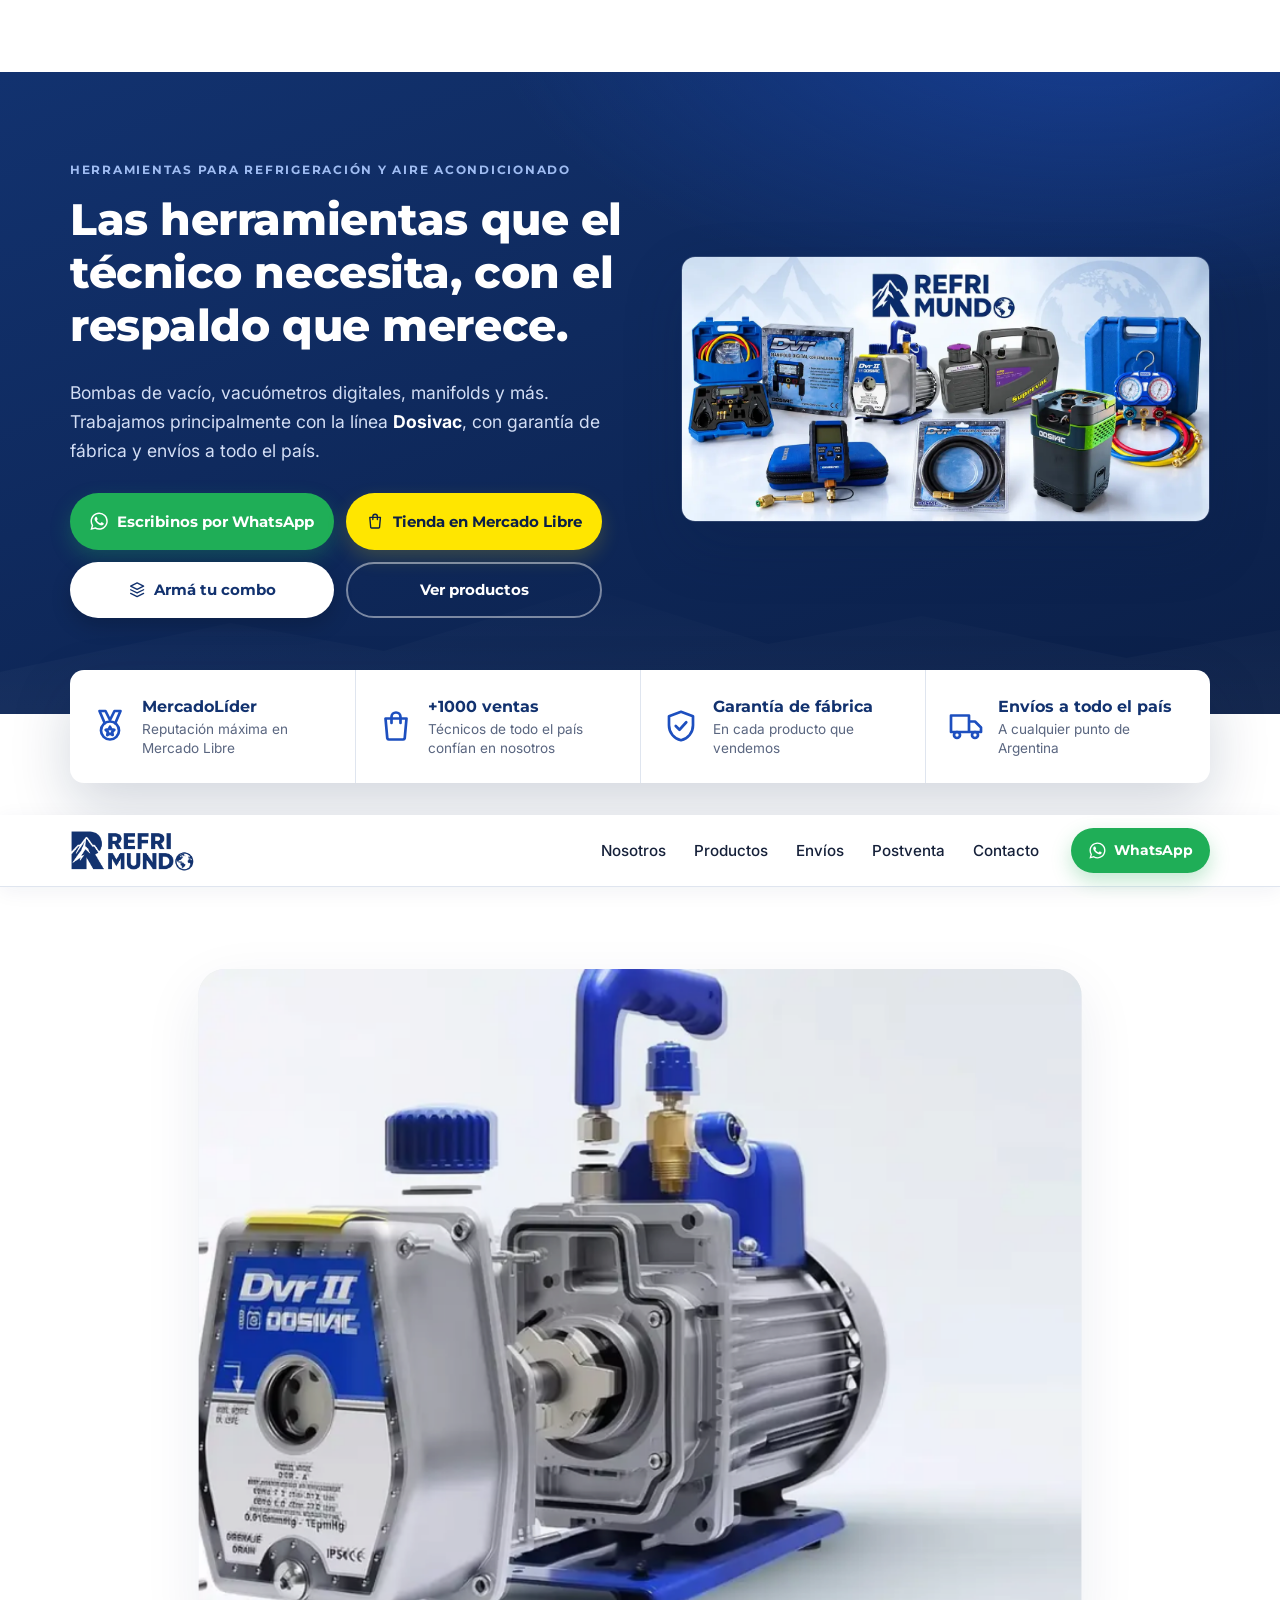
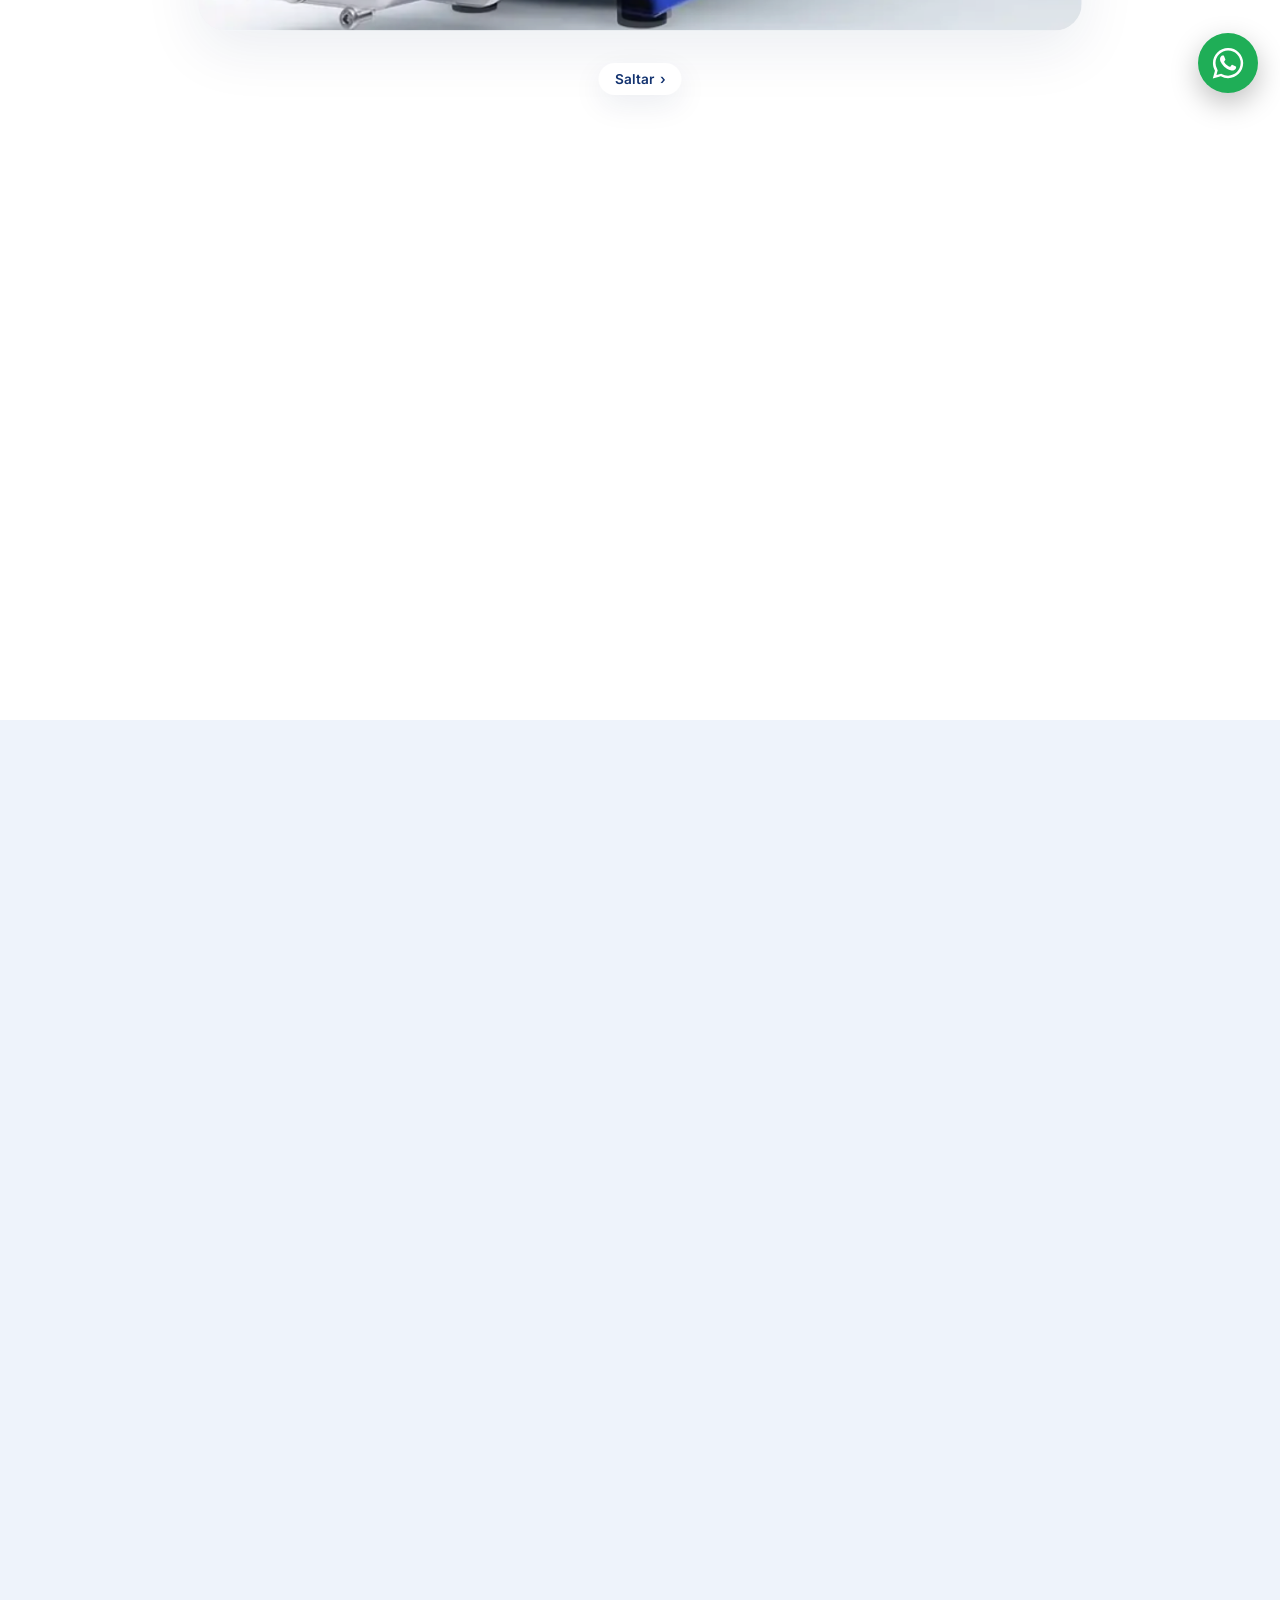
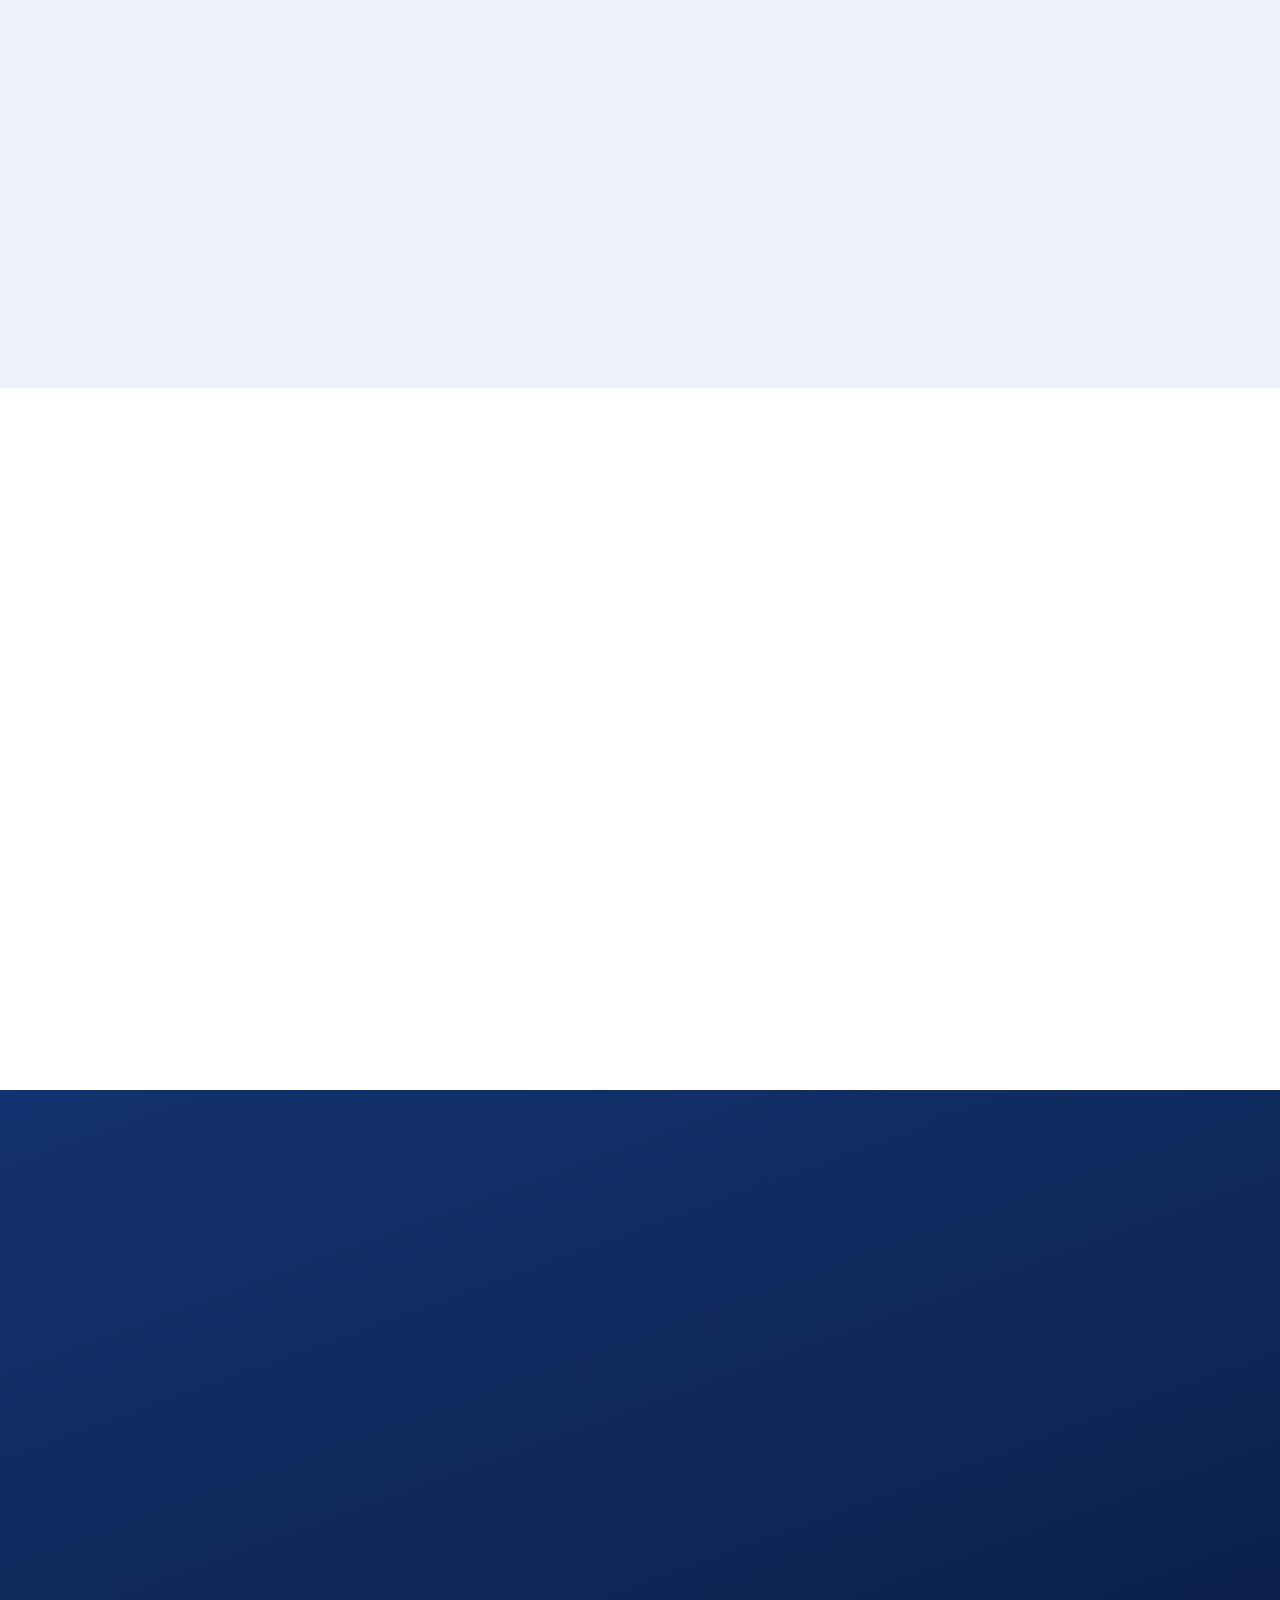
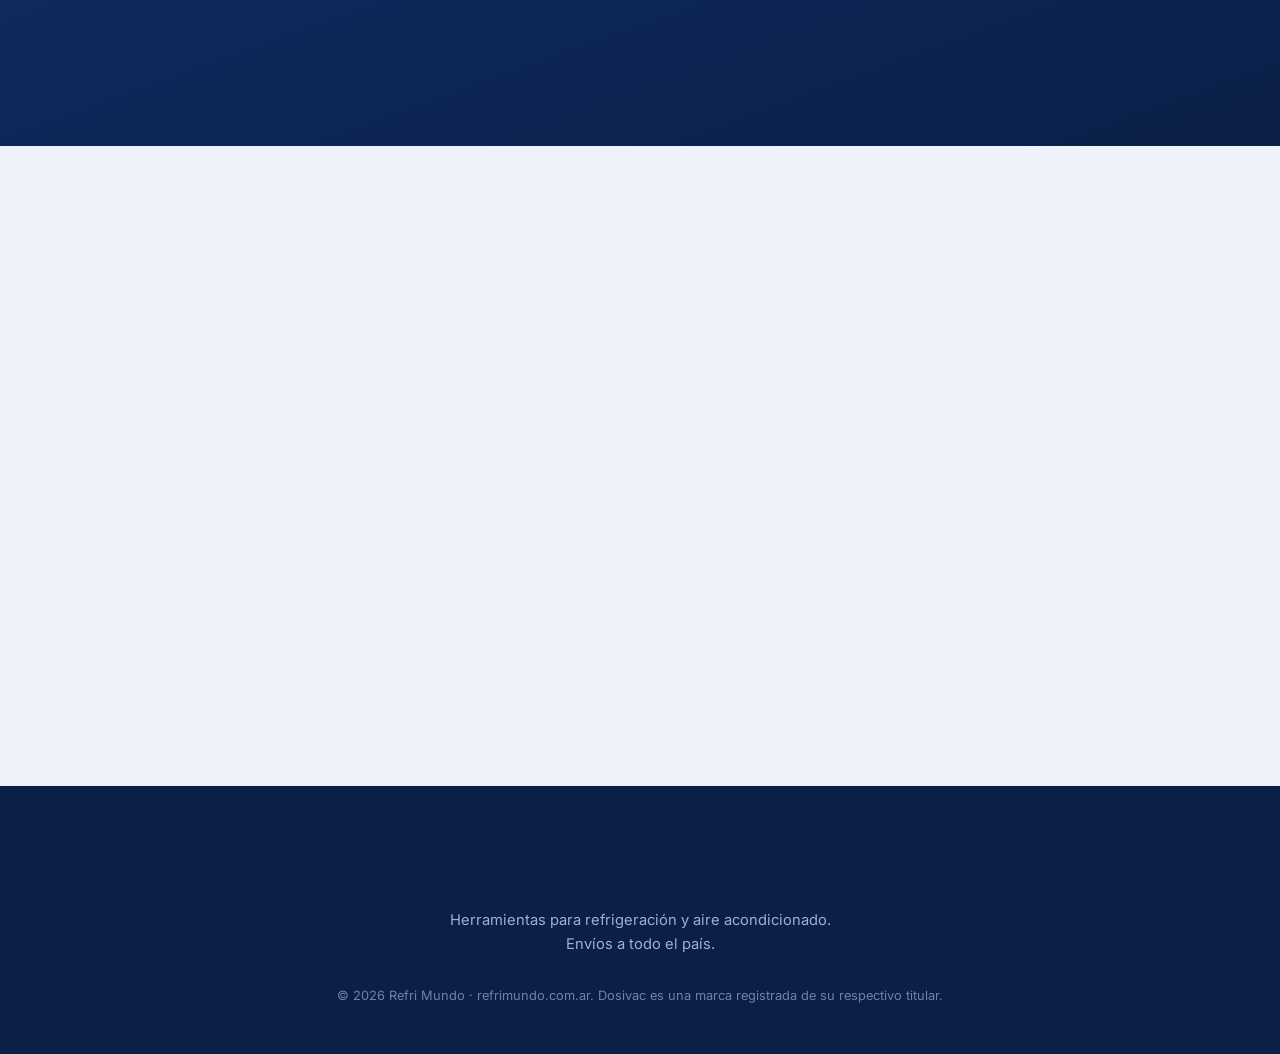
<file: index.html>
<!DOCTYPE html>
<html lang="es-AR">
<head>
  <meta charset="UTF-8">
  <meta name="viewport" content="width=device-width, initial-scale=1">

  <!-- Google tag (gtag.js) -->
  <script async src="https://www.googletagmanager.com/gtag/js?id=G-2M7QLMY64X"></script>
  <script>
    window.dataLayer = window.dataLayer || [];
    function gtag(){dataLayer.push(arguments);}
    gtag('js', new Date());
    gtag('config', 'G-2M7QLMY64X');
  </script>
  <title>Refri Mundo | Herramientas para refrigeración y aire acondicionado</title>
  <meta name="description" content="Refri Mundo: bombas de vacío, vacuómetros digitales, manifolds y herramientas para técnicos de refrigeración. Línea Dosivac con garantía de fábrica y envíos a todo el país.">
  <link rel="canonical" href="https://refrimundo.com.ar/">
  <meta name="theme-color" content="#12326f">

  <meta property="og:type" content="website">
  <meta property="og:site_name" content="Refri Mundo">
  <meta property="og:locale" content="es_AR">
  <meta property="og:title" content="Refri Mundo | Herramientas para refrigeración">
  <meta property="og:description" content="Herramientas para técnicos de refrigeración y aire acondicionado. Garantía de fábrica, atención personalizada y envíos a todo el país.">
  <meta property="og:image" content="https://refrimundo.com.ar/img/portada.webp">
  <meta property="og:url" content="https://refrimundo.com.ar/">

  <link rel="icon" type="image/png" href="img/icono.png">
  <link rel="apple-touch-icon" href="img/icono.png">

  <link rel="preconnect" href="https://fonts.googleapis.com">
  <link rel="preconnect" href="https://fonts.gstatic.com" crossorigin>
  <link href="https://fonts.googleapis.com/css2?family=Inter:wght@400;500;600&family=Montserrat:wght@600;700;800&display=swap" rel="stylesheet">
  <link rel="preload" as="image" href="img/portada.webp" fetchpriority="high">
  <link rel="stylesheet" href="css/styles.css">

  <script type="application/ld+json">
  {
    "@context": "https://schema.org",
    "@type": "Store",
    "name": "Refri Mundo",
    "alternateName": "Refrimundo",
    "url": "https://refrimundo.com.ar/",
    "logo": "https://refrimundo.com.ar/img/logo.png",
    "image": "https://refrimundo.com.ar/img/portada.webp",
    "telephone": "+54 9 11 2529-1029",
    "areaServed": "AR",
    "openingHours": ["Mo-Fr 08:00-19:00", "Sa 08:00-14:00"]
  }
  </script>
  <script type="application/ld+json">
  {
    "@context": "https://schema.org",
    "@type": "WebSite",
    "name": "Refri Mundo",
    "alternateName": ["Refrimundo", "refrimundo.com.ar"],
    "url": "https://refrimundo.com.ar/"
  }
  </script>
</head>
<body>

  <!-- ===== Encabezado ===== -->
  <header class="header" id="header">
    <div class="container header__inner">
      <a href="#inicio" class="header__logo" aria-label="Refri Mundo, ir al inicio">
        <img src="img/logo.png" alt="Refri Mundo" width="782" height="263">
      </a>

      <nav class="nav" id="nav" aria-label="Principal">
        <a href="#nosotros">Nosotros</a>
        <a href="#productos">Productos</a>
        <a href="#envios">Envíos</a>
        <a href="#postventa">Postventa</a>
        <a href="#contacto">Contacto</a>
      </nav>

      <a class="btn btn--wa btn--sm header__cta" href="https://wa.me/5491125291029?text=Hola%20Refri%20Mundo%2C%20me%20contacto%20para..." target="_blank" rel="noopener">
        <svg class="icon" aria-hidden="true"><use href="#i-wa"/></svg> <span class="header__cta__txt">WhatsApp</span>
      </a>

      <button class="nav-toggle" id="navToggle" aria-label="Abrir menú" aria-expanded="false" aria-controls="nav">
        <span></span><span></span><span></span>
      </button>
    </div>
  </header>

  <main>

    <!-- ===== Portada ===== -->
    <section class="hero" id="inicio">
      <div class="container hero__inner">
        <div class="hero__text">
          <p class="eyebrow eyebrow--light">Herramientas para refrigeración y aire acondicionado</p>
          <h1>Las herramientas que el técnico necesita, con el respaldo que merece.</h1>
          <p class="hero__lead">Bombas de vacío, vacuómetros digitales, manifolds y más. Trabajamos principalmente con la línea <strong>Dosivac</strong>, con garantía de fábrica y envíos a todo el país.</p>
          <div class="hero__actions">
            <a class="btn btn--wa" href="https://wa.me/5491125291029?text=Hola%20Refri%20Mundo%2C%20me%20contacto%20para..." target="_blank" rel="noopener">
              <svg class="icon" aria-hidden="true"><use href="#i-wa"/></svg> Escribinos por WhatsApp
            </a>
            <a class="btn btn--ml" href="https://www.mercadolibre.com.ar/pagina/refrimundo" target="_blank" rel="noopener">
              <svg class="icon" aria-hidden="true"><use href="#i-bag"/></svg> Tienda en Mercado Libre
            </a>
            <a class="btn btn--combo" href="combo.html">
              <svg class="icon" aria-hidden="true"><use href="#i-combo"/></svg> Armá tu combo
            </a>
            <a class="btn btn--ghost" href="#productos">Ver productos</a>
          </div>
        </div>
        <div class="hero__media">
          <img src="img/portada.webp" alt="Herramientas Dosivac: bombas de vacío, manifolds digitales y vacuómetros" width="1774" height="887" fetchpriority="high">
        </div>
      </div>
    </section>

    <!-- ===== Franja de confianza ===== -->
    <section class="trust" aria-label="Por qué comprarnos">
      <div class="container">
        <div class="trust__grid">
        <div class="trust__item">
          <svg class="trust__icon" aria-hidden="true"><use href="#i-medal"/></svg>
          <div><strong>MercadoLíder</strong><span>Reputación máxima en Mercado Libre</span></div>
        </div>
        <div class="trust__item">
          <svg class="trust__icon" aria-hidden="true"><use href="#i-bag"/></svg>
          <div><strong>+1000 ventas</strong><span>Técnicos de todo el país confían en nosotros</span></div>
        </div>
        <div class="trust__item">
          <svg class="trust__icon" aria-hidden="true"><use href="#i-shield"/></svg>
          <div><strong>Garantía de fábrica</strong><span>En cada producto que vendemos</span></div>
        </div>
        <div class="trust__item">
          <svg class="trust__icon" aria-hidden="true"><use href="#i-truck"/></svg>
          <div><strong>Envíos a todo el país</strong><span>A cualquier punto de Argentina</span></div>
        </div>
        </div>
      </div>
    </section>

    <!-- ===== Nosotros ===== -->
    <section class="section" id="nosotros">
      <!-- Despiece: al bajar, la bomba armada se desarma y se acomoda al lado del texto (js/main.js) -->
      <div class="despiece" id="despiece">
      <div class="despiece__pin">
      <div class="container about">
        <div class="about__text">
          <p class="eyebrow">Quiénes somos</p>
          <h2>Un emprendimiento familiar al servicio del técnico</h2>
          <p>Refri Mundo es un emprendimiento familiar argentino dedicado a la venta de herramientas para técnicos de refrigeración y climatización. Nacimos con una idea simple: que cada técnico pueda acceder a herramientas de primera calidad al mejor precio, con una atención cercana antes y después de la compra.</p>
          <p>Sabemos que una herramienta que falla es un trabajo que se frena. Por eso elegimos productos confiables, respetamos la garantía de fábrica y acompañamos a cada cliente para que su equipo rinda como tiene que rendir.</p>
        </div>
        <figure class="about__media">
          <canvas class="despiece__video" width="960" height="720" aria-hidden="true" data-cuadros="61" data-ruta="img/despiece/"></canvas>
          <img class="despiece__desarmada" src="img/bomba-interior.webp" alt="Vista interior ilustrativa de una bomba de vacío Dosivac DVR II" width="1000" height="750">
        </figure>
      </div>
      <button type="button" class="despiece__saltar" hidden>Saltar <span aria-hidden="true">›</span></button>
      </div>
      </div>

      <div class="container">
        <div class="values">
          <article class="value">
            <svg class="value__icon" aria-hidden="true"><use href="#i-tag"/></svg>
            <h3>Mejor precio</h3>
            <p>Trabajamos constantemente para ofrecerle al técnico el precio más competitivo.</p>
          </article>
          <article class="value">
            <svg class="value__icon" aria-hidden="true"><use href="#i-shield"/></svg>
            <h3>Garantía de fábrica</h3>
            <p>Cada producto mantiene su garantía original, sin letra chica.</p>
          </article>
          <article class="value">
            <svg class="value__icon" aria-hidden="true"><use href="#i-user"/></svg>
            <h3>Atención personalizada</h3>
            <p>Te atiende una persona que conoce los productos, no un contestador automático.</p>
          </article>
          <article class="value">
            <svg class="value__icon" aria-hidden="true"><use href="#i-tool"/></svg>
            <h3>Servicio postventa</h3>
            <p>Después de la compra seguimos estando: consultas de uso, garantía o repuestos.</p>
          </article>
          <article class="value">
            <svg class="value__icon" aria-hidden="true"><use href="#i-lock"/></svg>
            <h3>Compra segura</h3>
            <p>Cada operación está respaldada, con seguimiento del envío de punta a punta.</p>
          </article>
          <article class="value">
            <svg class="value__icon" aria-hidden="true"><use href="#i-bolt"/></svg>
            <h3>Rapidez</h3>
            <p>Respondemos rápido y despachamos tu pedido sin demoras.</p>
          </article>
        </div>
      </div>
    </section>

    <!-- ===== Productos ===== -->
    <section class="section section--tint" id="productos">
      <div class="container">
        <div class="section__head">
          <p class="eyebrow">Qué hacemos</p>
          <h2>Herramientas profesionales para refrigeración</h2>
          <p>Todo lo que necesitás para instalar un aire acondicionado o reparar una heladera. Estos son algunos de nuestros productos principales.</p>
        </div>

        <div class="products">
          <a class="product" href="combo.html#bombas" aria-label="Ver bombas de vacío en Armá tu combo">
            <div class="product__img"><img src="img/bomba-vacio.webp" alt="Bomba de vacío Dosivac DVR II" width="900" height="945" loading="lazy"></div>
            <div class="product__body">
              <h3>Bombas de vacío</h3>
              <p>Vacío profundo y confiable para instalar y reparar equipos de aire acondicionado y refrigeración.</p>
              <span class="product__cta">Ver modelos y precios →</span>
            </div>
          </a>
          <a class="product" href="combo.html#vacuometros" aria-label="Ver vacuómetros digitales en Armá tu combo">
            <div class="product__img"><img src="img/vacuometro.webp" alt="Vacuómetro digital Dosivac con estuche" width="900" height="945" loading="lazy"></div>
            <div class="product__body">
              <h3>Vacuómetros digitales</h3>
              <p>Medición precisa en micrones para saber exactamente cuándo el sistema está listo.</p>
              <span class="product__cta">Ver modelos y precios →</span>
            </div>
          </a>
          <a class="product" href="combo.html#manifolds" aria-label="Ver manifolds en Armá tu combo">
            <div class="product__img"><img src="img/manifold-digital.webp" alt="Manifold digital Dosivac DVR con conexión WiFi, mangueras y pinzas" width="900" height="945" loading="lazy"></div>
            <div class="product__body">
              <h3>Manifolds</h3>
              <p>Manifolds analógicos y digitales, con conexión WiFi, mangueras y pinzas de temperatura.</p>
              <span class="product__cta">Ver modelos y precios →</span>
            </div>
          </a>
          <article class="product product--more">
            <div class="product__body">
              <h3>Y mucho más</h3>
              <p>Mangueras de evacuación, accesorios y repuestos. Si no lo ves acá, consultanos: seguramente lo tenemos o te lo conseguimos.</p>
              <a class="btn btn--wa btn--sm" href="https://wa.me/5491125291029?text=Hola%20Refri%20Mundo%2C%20me%20contacto%20para..." target="_blank" rel="noopener">
                <svg class="icon" aria-hidden="true"><use href="#i-wa"/></svg> Consultar
              </a>
            </div>
          </article>
          <a class="product product--combo" href="combo.html">
            <div class="combo-promo__text">
              <p class="eyebrow">Nuevo</p>
              <h3>Armá tu combo</h3>
              <p>Elegí bomba, manifold, vacuómetro, manguera y aceite en un solo lugar. Ves el total al instante, con envío gratis a todo el país, y nos mandás el pedido por WhatsApp.</p>
              <span class="btn btn--wa combo-promo__btn"><svg class="icon" aria-hidden="true"><use href="#i-combo"/></svg> Armá tu combo</span>
            </div>
            <ul class="combo-promo__steps" aria-hidden="true">
              <li><span><svg><use href="#cat-bombas"/></svg></span>Bombas</li>
              <li><span><svg><use href="#cat-manifolds"/></svg></span>Manifolds</li>
              <li><span><svg><use href="#cat-vacuometros"/></svg></span>Vacuómetros</li>
              <li><span><svg><use href="#cat-mangueras"/></svg></span>Mangueras</li>
              <li><span><svg><use href="#cat-aceites"/></svg></span>Aceites</li>
            </ul>
          </a>
        </div>
      </div>
    </section>

    <!-- ===== Envíos ===== -->
    <section class="section" id="envios">
      <div class="container shipping">
        <div class="shipping__text">
          <p class="eyebrow">Envíos</p>
          <h2>Llegamos a todo el país</h2>
          <p>Despachamos a cualquier punto de Argentina. Cada pedido se embala con film protector para que tu herramienta llegue en perfecto estado, y sale con seguimiento para que sepas dónde está en todo momento.</p>
          <ul class="checklist">
            <li>Embalaje reforzado en cada pedido</li>
            <li>Seguimiento del envío</li>
            <li>Despacho ágil</li>
          </ul>
        </div>
        <div class="shipping__gallery">
          <img src="img/envios-2.webp" alt="Baúl de auto cargado con pedidos embalados listos para despachar" width="1200" height="675" loading="lazy">
          <img src="img/envios-1.webp" alt="Pedidos embalados con film negro y etiquetas de envío" width="900" height="1200" loading="lazy">
          <img src="img/envios-3.webp" alt="Carro con pedidos en la sucursal de envíos" width="900" height="1200" loading="lazy">
        </div>
      </div>
    </section>

    <!-- ===== Postventa ===== -->
    <section class="section section--dark" id="postventa">
      <div class="container">
        <div class="section__head section__head--light">
          <p class="eyebrow eyebrow--light">Postventa</p>
          <h2>¿Ya compraste? Seguimos estando</h2>
          <p>Si tenés un problema con tu herramienta, una duda de uso o necesitás otro producto, escribinos. Cada producto cuenta con su garantía de fábrica y siempre estamos disponibles para ayudarte.</p>
        </div>
        <ol class="steps">
          <li class="step">
            <span class="step__num">1</span>
            <h3>Escribinos por WhatsApp</h3>
            <p>Contanos qué equipo compraste y qué necesitás.</p>
          </li>
          <li class="step">
            <span class="step__num">2</span>
            <h3>Te atendemos personalmente</h3>
            <p>Revisamos tu caso y te respondemos lo antes posible.</p>
          </li>
          <li class="step">
            <span class="step__num">3</span>
            <h3>Lo resolvemos</h3>
            <p>Garantía, asesoramiento de uso o un nuevo producto: lo solucionamos.</p>
          </li>
        </ol>
      </div>
    </section>

    <!-- ===== Contacto ===== -->
    <section class="section section--tint" id="contacto">
      <div class="container">
        <div class="contact">
          <div class="contact__main">
            <p class="eyebrow">Contacto</p>
            <h2>Hablemos por WhatsApp</h2>
            <p>Es la forma más rápida de comunicarte con nosotros, tanto para consultas como para postventa.</p>
            <a class="contact__phone" href="https://wa.me/5491125291029?text=Hola%20Refri%20Mundo%2C%20me%20contacto%20para..." target="_blank" rel="noopener">+54 9 11 2529-1029</a>
            <a class="btn btn--wa btn--lg" href="https://wa.me/5491125291029?text=Hola%20Refri%20Mundo%2C%20me%20contacto%20para..." target="_blank" rel="noopener">
              <svg class="icon" aria-hidden="true"><use href="#i-wa"/></svg> Abrir WhatsApp
            </a>
          </div>
          <div class="contact__hours">
            <h3><svg class="icon" aria-hidden="true"><use href="#i-clock"/></svg> Horarios de atención</h3>
            <dl class="hours">
              <div><dt>Lunes a viernes</dt><dd>8:00 a 19:00</dd></div>
              <div><dt>Sábados</dt><dd>8:00 a 14:00</dd></div>
              <div><dt>Domingos</dt><dd class="hours__closed">Cerrado</dd></div>
            </dl>
            <p class="contact__note">Podés escribirnos en cualquier momento; te respondemos dentro del horario de atención.</p>
          </div>
        </div>
      </div>
    </section>

  </main>

  <!-- ===== Pie ===== -->
  <footer class="footer">
    <div class="container footer__inner">
      <img src="img/logo-blanco.png" alt="Refri Mundo" width="782" height="263" class="footer__logo" loading="lazy">
      <p>Herramientas para refrigeración y aire acondicionado.<br>Envíos a todo el país.</p>
      <p class="footer__legal">© <span id="year">2026</span> Refri Mundo · refrimundo.com.ar. Dosivac es una marca registrada de su respectivo titular.</p>
    </div>
  </footer>

  <!-- Botón flotante de WhatsApp -->
  <a class="wa-float" href="https://wa.me/5491125291029?text=Hola%20Refri%20Mundo%2C%20me%20contacto%20para..." target="_blank" rel="noopener" aria-label="Escribinos por WhatsApp">
    <svg aria-hidden="true"><use href="#i-wa"/></svg>
  </a>

  <!-- Íconos -->
  <svg width="0" height="0" style="position:absolute" aria-hidden="true">
    <symbol id="i-wa" viewBox="0 0 24 24"><path fill="currentColor" d="M17.47 14.38c-.3-.15-1.76-.87-2.03-.97-.27-.1-.47-.15-.67.15-.2.3-.77.97-.94 1.16-.17.2-.35.22-.64.07-.3-.15-1.26-.46-2.39-1.47-.88-.79-1.48-1.76-1.65-2.06-.17-.3-.02-.46.13-.6.13-.14.3-.35.45-.52.15-.18.2-.3.3-.5.1-.2.05-.37-.03-.52-.07-.15-.67-1.61-.92-2.2-.24-.58-.49-.5-.67-.51h-.57c-.2 0-.52.07-.79.37-.27.3-1.04 1.02-1.04 2.48s1.07 2.88 1.21 3.07c.15.2 2.1 3.2 5.08 4.49.71.3 1.26.49 1.7.63.71.22 1.36.19 1.87.12.57-.09 1.76-.72 2.01-1.41.25-.7.25-1.29.17-1.41-.07-.13-.27-.2-.57-.35M12.05 21.5h-.01a9.4 9.4 0 0 1-4.8-1.32l-.34-.2-3.56.93.95-3.47-.22-.36a9.4 9.4 0 0 1-1.44-5.02c0-5.2 4.23-9.43 9.43-9.43a9.4 9.4 0 0 1 9.42 9.44c0 5.2-4.23 9.43-9.43 9.43m8.02-17.45A11.27 11.27 0 0 0 12.05.72C5.8.72.7 5.8.7 12.06c0 2 .52 3.95 1.52 5.67L.6 23.6l6.01-1.58a11.3 11.3 0 0 0 5.43 1.38h.01c6.25 0 11.34-5.09 11.35-11.34 0-3.03-1.18-5.88-3.33-8.02"/></symbol>
    <symbol id="i-medal" viewBox="0 0 24 24" fill="none" stroke="currentColor" stroke-width="1.8" stroke-linecap="round" stroke-linejoin="round"><circle cx="12" cy="15" r="6"/><path d="M8.5 10.2 5 2h4l3 6 3-6h4l-3.5 8.2"/><path d="m12 12.5.9 1.8 2 .3-1.45 1.4.35 2-1.8-.95-1.8.95.35-2-1.45-1.4 2-.3z"/></symbol>
    <symbol id="i-check" viewBox="0 0 24 24" fill="none" stroke="currentColor" stroke-width="1.8" stroke-linecap="round" stroke-linejoin="round"><circle cx="12" cy="12" r="9.5"/><path d="m7.5 12.5 3 3 6-6.5"/></symbol>
    <symbol id="i-shield" viewBox="0 0 24 24" fill="none" stroke="currentColor" stroke-width="1.8" stroke-linecap="round" stroke-linejoin="round"><path d="M12 2.5 4 5.5v6c0 5 3.4 9 8 10 4.6-1 8-5 8-10v-6z"/><path d="m8.5 12 2.5 2.5 4.5-5"/></symbol>
    <symbol id="i-truck" viewBox="0 0 24 24" fill="none" stroke="currentColor" stroke-width="1.8" stroke-linecap="round" stroke-linejoin="round"><path d="M2 5h12v11H2zM14 9h4l4 4v3h-8z"/><circle cx="6" cy="18" r="2"/><circle cx="18" cy="18" r="2"/></symbol>
    <symbol id="i-tag" viewBox="0 0 24 24" fill="none" stroke="currentColor" stroke-width="1.8" stroke-linecap="round" stroke-linejoin="round"><path d="M20.6 13.4 13.4 20.6a2 2 0 0 1-2.8 0L2.5 12.5V2.5h10l8.1 8.1a2 2 0 0 1 0 2.8z"/><circle cx="7.5" cy="7.5" r="1.5"/></symbol>
    <symbol id="i-user" viewBox="0 0 24 24" fill="none" stroke="currentColor" stroke-width="1.8" stroke-linecap="round" stroke-linejoin="round"><circle cx="12" cy="8" r="4"/><path d="M4 21c0-4.4 3.6-7 8-7s8 2.6 8 7"/></symbol>
    <symbol id="i-tool" viewBox="0 0 24 24" fill="none" stroke="currentColor" stroke-width="1.8" stroke-linecap="round" stroke-linejoin="round"><path d="M14.7 6.3a1 1 0 0 0 0 1.4l1.6 1.6a1 1 0 0 0 1.4 0l3.77-3.77a6 6 0 0 1-7.94 7.94l-6.91 6.91a2.12 2.12 0 0 1-3-3l6.91-6.91a6 6 0 0 1 7.94-7.94z"/></symbol>
    <symbol id="i-lock" viewBox="0 0 24 24" fill="none" stroke="currentColor" stroke-width="1.8" stroke-linecap="round" stroke-linejoin="round"><rect x="4" y="10.5" width="16" height="11" rx="2"/><path d="M8 10.5V7a4 4 0 0 1 8 0v3.5"/></symbol>
    <symbol id="i-bolt" viewBox="0 0 24 24" fill="none" stroke="currentColor" stroke-width="1.8" stroke-linecap="round" stroke-linejoin="round"><path d="M13 2 4 14h7l-1 8 9-12h-7z"/></symbol>
    <symbol id="i-bag" viewBox="0 0 24 24" fill="none" stroke="currentColor" stroke-width="1.8" stroke-linecap="round" stroke-linejoin="round"><path d="M5 7h14l-1.2 13.2a1 1 0 0 1-1 .8H7.2a1 1 0 0 1-1-.8z"/><path d="M9 10V6a3 3 0 0 1 6 0v4"/></symbol>
    <symbol id="i-combo" viewBox="0 0 24 24" fill="none" stroke="currentColor" stroke-width="1.8" stroke-linecap="round" stroke-linejoin="round"><path d="m12 2.5 8.5 4.25L12 11 3.5 6.75z"/><path d="m3.5 11.5 8.5 4.25 8.5-4.25"/><path d="m3.5 16.25 8.5 4.25 8.5-4.25"/></symbol>
    <symbol id="cat-bombas" viewBox="0 0 24 24" fill="none" stroke="currentColor" stroke-width="1.7" stroke-linecap="round" stroke-linejoin="round"><path d="M7 9V4.5h7.5V10"/><rect x="3" y="9" width="8.5" height="9" rx="1.6"/><circle cx="7.25" cy="13.5" r="1.9"/><path d="M11.5 10.5h6.5a3 3 0 0 1 0 6h-6.5"/><path d="M14.5 10.5v6M17 10.5v6M3.5 20.5h17"/></symbol>
    <symbol id="cat-manifolds" viewBox="0 0 24 24" fill="none" stroke="currentColor" stroke-width="1.7" stroke-linecap="round" stroke-linejoin="round"><circle cx="7.5" cy="8" r="3.8"/><circle cx="16.5" cy="8" r="3.8"/><path d="M7.5 8 5.7 6.4M16.5 8l-1.8-1.6M7.5 11.8V14M16.5 11.8V14"/><rect x="3.5" y="14" width="17" height="4" rx="1.2"/><path d="M8 18v2.5M12 18v2.5M16 18v2.5"/></symbol>
    <symbol id="cat-vacuometros" viewBox="0 0 24 24" fill="none" stroke="currentColor" stroke-width="1.7" stroke-linecap="round" stroke-linejoin="round"><rect x="6" y="2.5" width="12" height="15.5" rx="2.5"/><rect x="8.5" y="5" width="7" height="5" rx=".8"/><path d="M9.5 13.5h.01M14.5 13.5h.01M12 18v2.5M10 21h4"/></symbol>
    <symbol id="cat-mangueras" viewBox="0 0 24 24" fill="none" stroke="currentColor" stroke-width="1.7" stroke-linecap="round" stroke-linejoin="round"><circle cx="12" cy="10" r="6.5"/><circle cx="12" cy="10" r="3.2"/><path d="M8 15.2c-.8 2.5-2.4 4-4.6 4.6M16 15.2c.8 2.5 2.4 4 4.6 4.6"/><path d="M2.6 18.4l.9 2.6M21.4 18.4l-.9 2.6"/></symbol>
    <symbol id="cat-aceites" viewBox="0 0 24 24" fill="none" stroke="currentColor" stroke-width="1.7" stroke-linecap="round" stroke-linejoin="round"><rect x="9.5" y="2.5" width="5" height="2.5" rx=".6"/><path d="M8.5 7h6l3.5 3.5v9a1.5 1.5 0 0 1-1.5 1.5h-9A1.5 1.5 0 0 1 6 19.5V9.5z"/><rect x="8.5" y="12" width="7" height="6" rx=".6"/></symbol>
    <symbol id="i-clock" viewBox="0 0 24 24" fill="none" stroke="currentColor" stroke-width="1.8" stroke-linecap="round" stroke-linejoin="round"><circle cx="12" cy="12" r="9.5"/><path d="M12 7v5l3 2"/></symbol>
  </svg>

  <script src="js/main.js"></script>
</body>
</html>
</file>
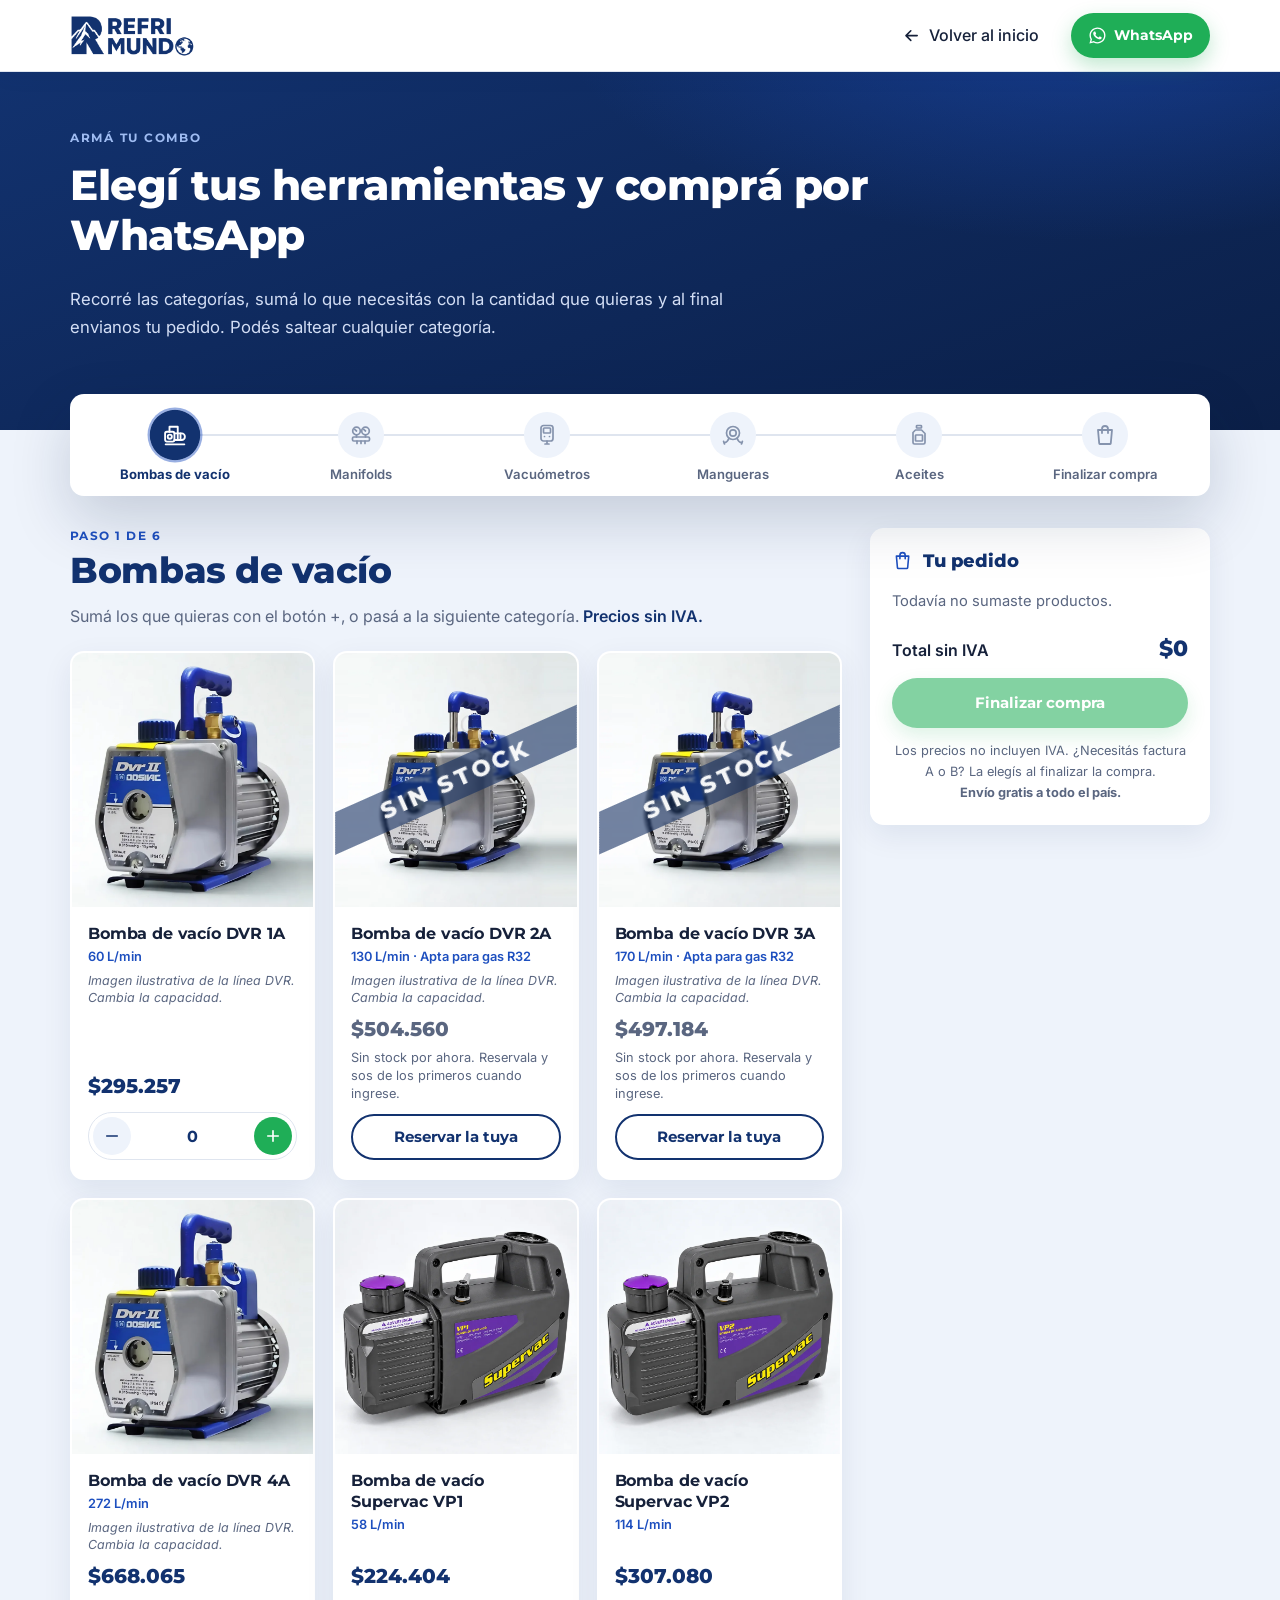
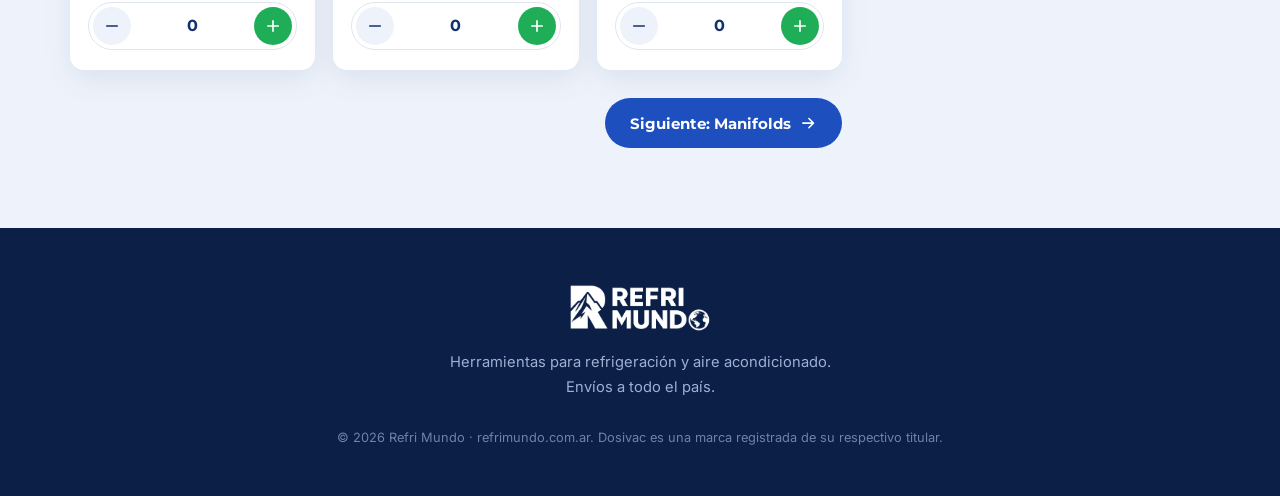
<file: combo.html>
<!DOCTYPE html>
<html lang="es-AR">
<head>
  <!-- Google tag (gtag.js) -->
  <script async src="https://www.googletagmanager.com/gtag/js?id=G-2M7QLMY64X"></script>
  <script>
    window.dataLayer = window.dataLayer || [];
    function gtag(){dataLayer.push(arguments);}
    gtag('js', new Date());
    gtag('config', 'G-2M7QLMY64X');
  </script>
  <meta charset="UTF-8">
  <meta name="viewport" content="width=device-width, initial-scale=1">
  <title>Armá tu combo | Refri Mundo</title>
  <meta name="description" content="Armá tu combo de herramientas para refrigeración: elegí bombas de vacío, manifolds, vacuómetros y más, y envianos tu pedido por WhatsApp.">
  <meta name="theme-color" content="#12326f">

  <link rel="icon" type="image/png" href="img/icono.png">
  <link rel="apple-touch-icon" href="img/icono.png">

  <link rel="preconnect" href="https://fonts.googleapis.com">
  <link rel="preconnect" href="https://fonts.gstatic.com" crossorigin>
  <link href="https://fonts.googleapis.com/css2?family=Inter:wght@400;500;600&family=Montserrat:wght@600;700;800&display=swap" rel="stylesheet">
  <link rel="stylesheet" href="css/styles.css">
  <link rel="stylesheet" href="css/combo.css">
</head>
<body class="combo-page">

  <header class="header is-scrolled">
    <div class="container header__inner">
      <a href="./" class="header__logo" aria-label="Refri Mundo, ir al inicio">
        <img src="img/logo.png" alt="Refri Mundo" width="782" height="263">
      </a>
      <a class="combo-back" href="./">
        <svg class="icon" aria-hidden="true"><use href="#i-arrow-left"/></svg> Volver al inicio
      </a>
      <a class="btn btn--wa btn--sm header__cta" href="https://wa.me/5491125291029?text=Hola%20Refri%20Mundo%2C%20me%20contacto%20para..." target="_blank" rel="noopener">
        <svg class="icon" aria-hidden="true"><use href="#i-wa"/></svg> <span class="header__cta__txt">WhatsApp</span>
      </a>
    </div>
  </header>

  <main>
    <section class="combo-hero">
      <div class="container">
        <p class="eyebrow eyebrow--light">Armá tu combo</p>
        <h1>Elegí tus herramientas y comprá por WhatsApp</h1>
        <p class="combo-hero__lead">Recorré las categorías, sumá lo que necesitás con la cantidad que quieras y al final envianos tu pedido. Podés saltear cualquier categoría.</p>
      </div>
    </section>

    <div class="container">
      <nav class="steps-nav" id="stepsNav" aria-label="Categorías"></nav>
    </div>

    <div class="container combo-layout">
      <section class="combo-main" id="comboMain" aria-live="polite">
        <div class="combo-loading" id="comboLoading">Cargando productos…</div>
      </section>

      <aside class="cart" id="cart" aria-label="Tu pedido">
        <div class="cart__inner">
          <h2 class="cart__title"><svg class="icon" aria-hidden="true"><use href="#i-bag"/></svg> Tu pedido</h2>
          <ul class="cart__list" id="cartList"></ul>
          <p class="cart__empty" id="cartEmpty">Todavía no sumaste productos.</p>
          <div class="cart__total"><span id="cartTotalLabel">Total sin IVA</span><strong id="cartTotal">$0</strong></div>
          <button type="button" class="btn btn--wa cart__cta" id="cartCta">Finalizar compra</button>
          <p class="cart__note">Los precios no incluyen IVA. ¿Necesitás factura A o B? La elegís al finalizar la compra.<br><strong>Envío gratis a todo el país.</strong></p>
        </div>
      </aside>
    </div>

    <div class="cart-bar" id="cartBar">
      <div class="cart-bar__info"><span id="cartBarCount">0 productos</span><strong id="cartBarTotal">$0</strong></div>
      <button type="button" class="btn btn--wa btn--sm" id="cartBarCta">Finalizar compra</button>
    </div>
  </main>

  <footer class="footer">
    <div class="container footer__inner">
      <img src="img/logo-blanco.png" alt="Refri Mundo" width="782" height="263" class="footer__logo" loading="lazy">
      <p>Herramientas para refrigeración y aire acondicionado.<br>Envíos a todo el país.</p>
      <p class="footer__legal">© <span id="year">2026</span> Refri Mundo · refrimundo.com.ar. Dosivac es una marca registrada de su respectivo titular.</p>
    </div>
  </footer>

  <!-- Íconos -->
  <svg width="0" height="0" style="position:absolute" aria-hidden="true">
    <symbol id="i-wa" viewBox="0 0 24 24"><path fill="currentColor" d="M17.47 14.38c-.3-.15-1.76-.87-2.03-.97-.27-.1-.47-.15-.67.15-.2.3-.77.97-.94 1.16-.17.2-.35.22-.64.07-.3-.15-1.26-.46-2.39-1.47-.88-.79-1.48-1.76-1.65-2.06-.17-.3-.02-.46.13-.6.13-.14.3-.35.45-.52.15-.18.2-.3.3-.5.1-.2.05-.37-.03-.52-.07-.15-.67-1.61-.92-2.2-.24-.58-.49-.5-.67-.51h-.57c-.2 0-.52.07-.79.37-.27.3-1.04 1.02-1.04 2.48s1.07 2.88 1.21 3.07c.15.2 2.1 3.2 5.08 4.49.71.3 1.26.49 1.7.63.71.22 1.36.19 1.87.12.57-.09 1.76-.72 2.01-1.41.25-.7.25-1.29.17-1.41-.07-.13-.27-.2-.57-.35M12.05 21.5h-.01a9.4 9.4 0 0 1-4.8-1.32l-.34-.2-3.56.93.95-3.47-.22-.36a9.4 9.4 0 0 1-1.44-5.02c0-5.2 4.23-9.43 9.43-9.43a9.4 9.4 0 0 1 9.42 9.44c0 5.2-4.23 9.43-9.43 9.43m8.02-17.45A11.27 11.27 0 0 0 12.05.72C5.8.72.7 5.8.7 12.06c0 2 .52 3.95 1.52 5.67L.6 23.6l6.01-1.58a11.3 11.3 0 0 0 5.43 1.38h.01c6.25 0 11.34-5.09 11.35-11.34 0-3.03-1.18-5.88-3.33-8.02"/></symbol>
    <symbol id="i-medal" viewBox="0 0 24 24" fill="none" stroke="currentColor" stroke-width="1.8" stroke-linecap="round" stroke-linejoin="round"><circle cx="12" cy="15" r="6"/><path d="M8.5 10.2 5 2h4l3 6 3-6h4l-3.5 8.2"/><path d="m12 12.5.9 1.8 2 .3-1.45 1.4.35 2-1.8-.95-1.8.95.35-2-1.45-1.4 2-.3z"/></symbol>
    <symbol id="i-check" viewBox="0 0 24 24" fill="none" stroke="currentColor" stroke-width="1.8" stroke-linecap="round" stroke-linejoin="round"><circle cx="12" cy="12" r="9.5"/><path d="m7.5 12.5 3 3 6-6.5"/></symbol>
    <symbol id="i-shield" viewBox="0 0 24 24" fill="none" stroke="currentColor" stroke-width="1.8" stroke-linecap="round" stroke-linejoin="round"><path d="M12 2.5 4 5.5v6c0 5 3.4 9 8 10 4.6-1 8-5 8-10v-6z"/><path d="m8.5 12 2.5 2.5 4.5-5"/></symbol>
    <symbol id="i-truck" viewBox="0 0 24 24" fill="none" stroke="currentColor" stroke-width="1.8" stroke-linecap="round" stroke-linejoin="round"><path d="M2 5h12v11H2zM14 9h4l4 4v3h-8z"/><circle cx="6" cy="18" r="2"/><circle cx="18" cy="18" r="2"/></symbol>
    <symbol id="i-tag" viewBox="0 0 24 24" fill="none" stroke="currentColor" stroke-width="1.8" stroke-linecap="round" stroke-linejoin="round"><path d="M20.6 13.4 13.4 20.6a2 2 0 0 1-2.8 0L2.5 12.5V2.5h10l8.1 8.1a2 2 0 0 1 0 2.8z"/><circle cx="7.5" cy="7.5" r="1.5"/></symbol>
    <symbol id="i-user" viewBox="0 0 24 24" fill="none" stroke="currentColor" stroke-width="1.8" stroke-linecap="round" stroke-linejoin="round"><circle cx="12" cy="8" r="4"/><path d="M4 21c0-4.4 3.6-7 8-7s8 2.6 8 7"/></symbol>
    <symbol id="i-tool" viewBox="0 0 24 24" fill="none" stroke="currentColor" stroke-width="1.8" stroke-linecap="round" stroke-linejoin="round"><path d="M14.7 6.3a1 1 0 0 0 0 1.4l1.6 1.6a1 1 0 0 0 1.4 0l3.77-3.77a6 6 0 0 1-7.94 7.94l-6.91 6.91a2.12 2.12 0 0 1-3-3l6.91-6.91a6 6 0 0 1 7.94-7.94z"/></symbol>
    <symbol id="i-lock" viewBox="0 0 24 24" fill="none" stroke="currentColor" stroke-width="1.8" stroke-linecap="round" stroke-linejoin="round"><rect x="4" y="10.5" width="16" height="11" rx="2"/><path d="M8 10.5V7a4 4 0 0 1 8 0v3.5"/></symbol>
    <symbol id="i-bolt" viewBox="0 0 24 24" fill="none" stroke="currentColor" stroke-width="1.8" stroke-linecap="round" stroke-linejoin="round"><path d="M13 2 4 14h7l-1 8 9-12h-7z"/></symbol>
    <symbol id="i-bag" viewBox="0 0 24 24" fill="none" stroke="currentColor" stroke-width="1.8" stroke-linecap="round" stroke-linejoin="round"><path d="M5 7h14l-1.2 13.2a1 1 0 0 1-1 .8H7.2a1 1 0 0 1-1-.8z"/><path d="M9 10V6a3 3 0 0 1 6 0v4"/></symbol>
    <symbol id="i-clock" viewBox="0 0 24 24" fill="none" stroke="currentColor" stroke-width="1.8" stroke-linecap="round" stroke-linejoin="round"><circle cx="12" cy="12" r="9.5"/><path d="M12 7v5l3 2"/></symbol>
    <symbol id="i-plus" viewBox="0 0 24 24" fill="none" stroke="currentColor" stroke-width="2.2" stroke-linecap="round"><path d="M12 5v14M5 12h14"/></symbol>
    <symbol id="i-minus" viewBox="0 0 24 24" fill="none" stroke="currentColor" stroke-width="2.2" stroke-linecap="round"><path d="M5 12h14"/></symbol>
    <symbol id="i-trash" viewBox="0 0 24 24" fill="none" stroke="currentColor" stroke-width="1.8" stroke-linecap="round" stroke-linejoin="round"><path d="M4 7h16M10 11v6M14 11v6M6 7l1 13h10l1-13M9 7V4h6v3"/></symbol>
    <!-- Dibujos de cada categoría (pasos del combo) -->
    <symbol id="cat-bombas" viewBox="0 0 24 24" fill="none" stroke="currentColor" stroke-width="1.7" stroke-linecap="round" stroke-linejoin="round"><path d="M7 9V4.5h7.5V10"/><rect x="3" y="9" width="8.5" height="9" rx="1.6"/><circle cx="7.25" cy="13.5" r="1.9"/><path d="M11.5 10.5h6.5a3 3 0 0 1 0 6h-6.5"/><path d="M14.5 10.5v6M17 10.5v6M3.5 20.5h17"/></symbol>
    <symbol id="cat-manifolds" viewBox="0 0 24 24" fill="none" stroke="currentColor" stroke-width="1.7" stroke-linecap="round" stroke-linejoin="round"><circle cx="7.5" cy="8" r="3.8"/><circle cx="16.5" cy="8" r="3.8"/><path d="M7.5 8 5.7 6.4M16.5 8l-1.8-1.6M7.5 11.8V14M16.5 11.8V14"/><rect x="3.5" y="14" width="17" height="4" rx="1.2"/><path d="M8 18v2.5M12 18v2.5M16 18v2.5"/></symbol>
    <symbol id="cat-vacuometros" viewBox="0 0 24 24" fill="none" stroke="currentColor" stroke-width="1.7" stroke-linecap="round" stroke-linejoin="round"><rect x="6" y="2.5" width="12" height="15.5" rx="2.5"/><rect x="8.5" y="5" width="7" height="5" rx=".8"/><path d="M9.5 13.5h.01M14.5 13.5h.01M12 18v2.5M10 21h4"/></symbol>
    <symbol id="cat-mangueras" viewBox="0 0 24 24" fill="none" stroke="currentColor" stroke-width="1.7" stroke-linecap="round" stroke-linejoin="round"><circle cx="12" cy="10" r="6.5"/><circle cx="12" cy="10" r="3.2"/><path d="M8 15.2c-.8 2.5-2.4 4-4.6 4.6M16 15.2c.8 2.5 2.4 4 4.6 4.6"/><path d="M2.6 18.4l.9 2.6M21.4 18.4l-.9 2.6"/></symbol>
    <symbol id="cat-aceites" viewBox="0 0 24 24" fill="none" stroke="currentColor" stroke-width="1.7" stroke-linecap="round" stroke-linejoin="round"><rect x="9.5" y="2.5" width="5" height="2.5" rx=".6"/><path d="M8.5 7h6l3.5 3.5v9a1.5 1.5 0 0 1-1.5 1.5h-9A1.5 1.5 0 0 1 6 19.5V9.5z"/><rect x="8.5" y="12" width="7" height="6" rx=".6"/></symbol>
    <symbol id="i-arrow-left" viewBox="0 0 24 24" fill="none" stroke="currentColor" stroke-width="2" stroke-linecap="round" stroke-linejoin="round"><path d="M19 12H5M11 18l-6-6 6-6"/></symbol>
    <symbol id="i-arrow-right" viewBox="0 0 24 24" fill="none" stroke="currentColor" stroke-width="2" stroke-linecap="round" stroke-linejoin="round"><path d="M5 12h14M13 6l6 6-6 6"/></symbol>
  </svg>

  <script src="js/combo.js"></script>
</body>
</html>
</file>
<file: css/styles.css>
/* =========================================================
   Refri Mundo — estilos
   Paleta basada en el logo (azul marino) y la línea Dosivac
   (azul royal), con celeste hielo como fondo de apoyo.
   ========================================================= */

:root {
  --navy-900: #0b1f47;
  --navy-800: #0f2a5e;
  --navy: #12326f;          /* azul del logo */
  --royal: #1d4fbf;         /* azul Dosivac */
  --royal-600: #173f9c;
  --ice: #eef3fb;           /* celeste hielo */
  --ice-200: #dbe5f5;
  --ink: #16213a;
  --muted: #5a6680;
  --line: #dfe5ef;
  --white: #ffffff;
  --wa: #1fae57;            /* verde WhatsApp (tono sobrio) */
  --wa-600: #178f47;

  --radius: 14px;
  --radius-sm: 10px;
  --shadow: 0 10px 30px rgba(15, 42, 94, .08);
  --shadow-lg: 0 24px 60px rgba(11, 31, 71, .18);
  --header-h: 72px;
  --font-head: "Montserrat", system-ui, sans-serif;
  --font-body: "Inter", system-ui, -apple-system, "Segoe UI", sans-serif;
}

*, *::before, *::after { box-sizing: border-box; }

html { scroll-behavior: smooth; scroll-padding-top: var(--header-h); }

body {
  margin: 0;
  font-family: var(--font-body);
  font-size: 1rem;
  line-height: 1.65;
  color: var(--ink);
  background: var(--white);
  -webkit-font-smoothing: antialiased;
}

img { max-width: 100%; height: auto; display: block; }
a { color: inherit; text-decoration: none; }

h1, h2, h3 {
  font-family: var(--font-head);
  line-height: 1.2;
  margin: 0 0 .6em;
  color: var(--navy);
  letter-spacing: -.01em;
}
h1 { font-size: clamp(2rem, 3.8vw, 2.75rem); font-weight: 800; }
h2 { font-size: clamp(1.6rem, 3vw, 2.25rem); font-weight: 800; }
h3 { font-size: 1.1rem; font-weight: 700; }
p { margin: 0 0 1em; }

.container {
  width: 100%;
  max-width: 1180px;
  margin: 0 auto;
  padding: 0 20px;
}

.icon { width: 1.2em; height: 1.2em; flex: none; }

.eyebrow {
  font-family: var(--font-head);
  font-size: .78rem;
  font-weight: 700;
  letter-spacing: .14em;
  text-transform: uppercase;
  color: var(--royal);
  margin-bottom: .8rem;
}
.eyebrow--light { color: #9fbcf2; }

/* ---------- Transición entre páginas (inicio ↔ Armá tu combo) ----------
   Fundido suave con el encabezado quieto (Chrome, Edge, Safari 18.2+).
   En navegadores sin esa función la página nueva igual entra con un fundido. */
@view-transition { navigation: auto; }
.header { view-transition-name: encabezado; }
::view-transition-old(root) { animation: pagina-sale .25s ease both; }
::view-transition-new(root) { animation: pagina-entra .4s cubic-bezier(.2, .7, .2, 1) both; }
@keyframes pagina-sale { to { opacity: 0; transform: translateY(-10px); } }
@keyframes pagina-entra { from { opacity: 0; transform: translateY(14px); } }
@supports not (view-transition-name: none) {
  main { animation: pagina-entra .4s cubic-bezier(.2, .7, .2, 1) both; }
}
@media (prefers-reduced-motion: reduce) {
  ::view-transition-old(root), ::view-transition-new(root) { animation: none; }
}

/* ---------- Botones ---------- */
.btn {
  display: inline-flex;
  align-items: center;
  justify-content: center;
  gap: .55em;
  padding: .9em 1.5em;
  border-radius: 999px;
  font-family: var(--font-head);
  font-weight: 700;
  font-size: .95rem;
  border: 2px solid transparent;
  transition: background-color .2s, color .2s, border-color .2s, transform .2s, box-shadow .2s;
  cursor: pointer;
  white-space: nowrap;
}
.btn:hover { transform: translateY(-1px); }
.btn:focus-visible, .nav a:focus-visible, .nav-toggle:focus-visible, .wa-float:focus-visible {
  outline: 3px solid #8fb3ff;
  outline-offset: 3px;
}
.btn--wa { background: var(--wa); color: var(--white); box-shadow: 0 8px 20px rgba(31, 174, 87, .28); }
.btn--wa:hover { background: var(--wa-600); }
.btn--ml { background: #ffe600; color: var(--navy-900); box-shadow: 0 8px 20px rgba(255, 230, 0, .18); }
.btn--ml:hover { background: #f5dc00; }
.btn--ghost { border-color: rgba(255, 255, 255, .45); color: var(--white); }
.btn--ghost:hover { background: rgba(255, 255, 255, .1); border-color: var(--white); }
.btn--sm { padding: .6em 1.1em; font-size: .88rem; }
/* Armá tu combo (portada): blanco para que se destaque sobre el azul */
.btn--combo { background: var(--white); color: var(--navy); box-shadow: 0 8px 20px rgba(0, 0, 0, .18); }
.btn--combo:hover { background: var(--ice); }
.btn--lg { padding: 1em 1.9em; font-size: 1.05rem; }

/* ---------- Encabezado ---------- */
.header {
  position: sticky;
  top: 0;
  z-index: 50;
  height: var(--header-h);
  background: rgba(255, 255, 255, .96);
  backdrop-filter: saturate(160%) blur(8px);
  border-bottom: 1px solid transparent;
  transition: border-color .2s, box-shadow .2s;
}
.header.is-scrolled { border-color: var(--line); box-shadow: 0 4px 20px rgba(15, 42, 94, .06); }
.header__inner { height: 100%; display: flex; align-items: center; gap: 32px; }
.header__logo img { height: 42px; width: auto; }

.nav { display: flex; gap: 28px; margin-left: auto; }
.nav a {
  font-weight: 500;
  font-size: .95rem;
  color: var(--ink);
  position: relative;
  padding: 6px 0;
}
.nav a::after {
  content: "";
  position: absolute;
  left: 0; right: 0; bottom: 0;
  height: 2px;
  background: var(--royal);
  transform: scaleX(0);
  transition: transform .2s;
}
.nav a:hover { color: var(--royal); }
.nav a:hover::after { transform: scaleX(1); }

.nav-toggle {
  display: none;
  width: 44px; height: 44px;
  border: 0;
  background: transparent;
  padding: 10px;
  margin-left: 4px;
  cursor: pointer;
}
.nav-toggle span {
  display: block;
  height: 2px;
  background: var(--navy);
  border-radius: 2px;
  transition: transform .25s, opacity .25s;
}
.nav-toggle span + span { margin-top: 6px; }
.nav-toggle[aria-expanded="true"] span:nth-child(1) { transform: translateY(8px) rotate(45deg); }
.nav-toggle[aria-expanded="true"] span:nth-child(2) { opacity: 0; }
.nav-toggle[aria-expanded="true"] span:nth-child(3) { transform: translateY(-8px) rotate(-45deg); }

/* ---------- Portada ---------- */
.hero {
  position: relative;
  overflow: hidden;
  color: var(--white);
  background:
    radial-gradient(1000px 500px at 85% -10%, rgba(29, 79, 191, .55), transparent 60%),
    linear-gradient(160deg, var(--navy) 0%, var(--navy-900) 100%);
}
.hero::after {           /* silueta de montaña del logo, muy sutil */
  content: "";
  position: absolute;
  inset: auto 0 0 0;
  height: 140px;
  background: linear-gradient(to top, rgba(255, 255, 255, .04), transparent);
  clip-path: polygon(0 100%, 0 70%, 18% 35%, 30% 55%, 46% 10%, 60% 50%, 72% 30%, 88% 60%, 100% 40%, 100% 100%);
  pointer-events: none;
}
.hero__inner {
  position: relative;
  z-index: 1;
  display: grid;
  grid-template-columns: 1.05fr 1fr;
  align-items: center;
  gap: 56px;
  padding-top: 88px;
  padding-bottom: 96px;
}
.hero h1 { color: var(--white); }
.hero__lead { font-size: 1.1rem; color: #d3def5; max-width: 34em; }
.hero__lead strong { color: var(--white); }
.hero__actions {
  display: grid;
  grid-template-columns: repeat(2, max-content);
  gap: 12px;
  margin-top: 28px;
}
.hero__actions .btn { padding-inline: 1.2em; }
.hero__media img {
  border-radius: var(--radius);
  box-shadow: var(--shadow-lg);
  border: 1px solid rgba(255, 255, 255, .12);
}

/* ---------- Franja de confianza ---------- */
.trust {
  position: relative;
  z-index: 2;
  margin-top: -44px;
}
.trust__grid {
  display: grid;
  grid-template-columns: repeat(4, 1fr);
  background: var(--white);
  border-radius: var(--radius);
  box-shadow: var(--shadow-lg);
}
.trust__item {
  display: flex;
  align-items: center;
  gap: 14px;
  padding: 24px 22px;
}
.trust__item + .trust__item { border-left: 1px solid var(--line); }
.trust__icon { width: 36px; height: 36px; color: var(--royal); flex: none; }
.trust__item strong { display: block; font-family: var(--font-head); color: var(--navy); font-size: 1rem; }
.trust__item span { display: block; color: var(--muted); font-size: .85rem; line-height: 1.4; }

/* ---------- Secciones ---------- */
.section { padding: 104px 0; }
.section--tint { background: var(--ice); }
.section--dark {
  background: linear-gradient(160deg, var(--navy) 0%, var(--navy-900) 100%);
  color: #d3def5;
}
.section--dark h2, .section--dark h3 { color: var(--white); }

.section__head { max-width: 680px; margin: 0 auto 56px; text-align: center; }
.section__head p:last-child { color: var(--muted); font-size: 1.05rem; }
.section__head--light p:last-child { color: #c3d2ef; }

/* ---------- Nosotros ---------- */
.about {
  display: grid;
  grid-template-columns: 1.15fr .85fr;
  gap: 72px;
  align-items: center;
}
.about__text p:not(.eyebrow) { color: var(--muted); font-size: 1.05rem; }
.about__media {
  margin: 0;
  border-radius: var(--radius);
  overflow: hidden;
  box-shadow: var(--shadow);
}
.about__media img { width: 100%; height: auto; }

/* ---------- Despiece de la bomba (Nosotros) ----------
   Sin JavaScript o con "reducir movimiento" se ve como siempre: texto + bomba desarmada.
   Con .despiece--on (lo pone main.js): la bomba espera armada y grande; al llegar a la sección
   la página se frena, se reproduce el video del desarmado (Higgsfield) y con .despiece--fin
   la bomba se achica a su lugar y aparece el texto. Después queda así (no se repite al volver). */
.about__media { position: relative; }
.despiece__video, .despiece__saltar { display: none; }
#nosotros { overflow-x: clip; }
.despiece--on .despiece__pin {
  position: relative;
  min-height: calc(100vh - var(--header-h));
  min-height: calc(100svh - var(--header-h));
  display: flex;
  align-items: center;
}
.despiece--on .despiece__pin > .container { width: 100%; }
.despiece--on .about__media { transform-origin: center center; z-index: 1; }
.despiece--on .despiece__video {
  display: block;
  position: absolute;
  inset: 0;
  width: 100%;
  height: 100%;
  object-fit: cover;
  z-index: 1;
  background: #eef1f4;
}
.despiece--on .about__text { opacity: 0; transform: translateX(-40px); }
/* Final: la bomba vuelve a su lugar, el video da paso a la foto y aparece el texto */
.despiece--fin .about__media { transition: transform .9s cubic-bezier(.65, 0, .35, 1); }
.despiece--fin .despiece__video { opacity: 0; transition: opacity .5s ease .5s; }
.despiece--fin .about__text { opacity: 1; transform: none; transition: opacity .7s ease .45s, transform .7s ease .45s; }
.despiece--listo .about__media, .despiece--listo .despiece__video, .despiece--listo .about__text { transition: none; }
.despiece--on .despiece__saltar:not([hidden]) {
  display: inline-flex;
  align-items: center;
  gap: 6px;
  position: absolute;
  left: 50%;
  bottom: 20px;
  transform: translateX(-50%);
  z-index: 3;
  padding: 8px 16px;
  border: 0;
  border-radius: 999px;
  background: var(--white);
  box-shadow: var(--shadow);
  color: var(--navy);
  font: 600 .85rem var(--font-body);
  cursor: pointer;
}
.despiece__saltar:focus-visible { outline: 3px solid #8fb3ff; outline-offset: 2px; }
/* En celular: arriba queda el título + la foto; los párrafos siguen debajo (main.js los mueve).
   La foto arranca más ancha que la pantalla: se recortan los costados. */
@media (max-width: 900px) {
  .despiece--on .despiece__pin { min-height: 0; padding-block: 8px; }
  .despiece--on .despiece__saltar:not([hidden]) { position: fixed; bottom: calc(24px + env(safe-area-inset-bottom, 0px)); }
  .despiece--on .about { gap: 24px; }
  .despiece--on + .despiece-texto-celu { opacity: 0; }
  .despiece--fin + .despiece-texto-celu { opacity: 1; transition: opacity .6s ease .6s; }
  .despiece--listo + .despiece-texto-celu { transition: none; }
  .despiece--on .about__text { transform: translateY(16px); }
  .despiece--fin .about__text { transform: none; }
  .despiece-texto-celu { margin-top: 24px; }
  .despiece-texto-celu p { color: var(--muted); font-size: 1.05rem; }
}

.values {
  display: grid;
  grid-template-columns: repeat(3, 1fr);
  gap: 20px;
  margin-top: 72px;
}
.value {
  padding: 28px;
  border: 1px solid var(--line);
  border-radius: var(--radius);
  background: var(--white);
  transition: box-shadow .2s, border-color .2s, transform .2s;
}
.value:hover { box-shadow: var(--shadow); border-color: var(--ice-200); transform: translateY(-2px); }
.value__icon {
  width: 46px; height: 46px;
  padding: 11px;
  border-radius: 12px;
  background: var(--ice);
  color: var(--royal);
  margin-bottom: 16px;
}
.value h3 { margin-bottom: .35em; }
.value p { color: var(--muted); margin: 0; font-size: .95rem; }

/* ---------- Productos ---------- */
.products {
  display: grid;
  grid-template-columns: repeat(4, 1fr);
  gap: 22px;
}
.product {
  display: flex;
  flex-direction: column;
  background: var(--white);
  border-radius: var(--radius);
  overflow: hidden;
  box-shadow: var(--shadow);
  transition: transform .2s, box-shadow .2s;
}
.product:hover { transform: translateY(-4px); box-shadow: var(--shadow-lg); }
.product__img {
  aspect-ratio: 4 / 4.2;
  background: #f7f9fc;
  display: flex;
  align-items: center;
  justify-content: center;
  overflow: hidden;
}
.product__img img { width: 100%; height: 100%; object-fit: cover; }
.product__body { padding: 22px 24px 26px; }
.product__body p { color: var(--muted); font-size: .94rem; margin: 0; }
.product__img img { transition: transform .35s ease; }
a.product:hover .product__img img { transform: scale(1.04); }
a.product:focus-visible { outline: 3px solid #8fb3ff; outline-offset: 3px; }
a.product .product__body { display: flex; flex-direction: column; flex: 1; }
a.product .product__body p { margin-bottom: 14px; }
.product__cta {
  display: inline-block;
  margin-top: auto;
  font-family: var(--font-head);
  font-weight: 700;
  font-size: .9rem;
  color: var(--royal);
}
a.product:hover .product__cta { text-decoration: underline; text-underline-offset: 3px; }
.product--more {
  background: linear-gradient(160deg, var(--royal) 0%, var(--navy) 100%);
  color: #d9e4fb;
  justify-content: center;
}
.product--more .product__body { padding: 36px 30px; }
.product--more h3 { color: var(--white); font-size: 1.35rem; }
.product--more p { color: #d9e4fb; margin-bottom: 22px; }

/* Tarjeta ancha "Armá tu combo" debajo de los productos */
.product--combo {
  grid-column: 1 / -1;
  flex-direction: row;
  align-items: center;
  justify-content: space-between;
  gap: 32px;
  padding: 32px 36px;
  border: 2px solid var(--ice-200);
}
.product--combo:focus-visible { outline: 3px solid #8fb3ff; outline-offset: 3px; }
.combo-promo__text { max-width: 34em; }
.combo-promo__text .eyebrow { margin-bottom: 6px; }
.combo-promo__text h3 { font-size: 1.5rem; margin-bottom: 8px; }
.combo-promo__text p { color: var(--muted); font-size: .96rem; margin: 0 0 18px; }
.product--combo:hover .combo-promo__btn { background: var(--wa-600); }
.combo-promo__steps {
  flex: none;
  display: flex;
  gap: 14px;
  margin: 0;
  padding: 0;
  list-style: none;
  position: relative;
}
/* línea que une los círculos, como en los pasos del combo */
.combo-promo__steps::before {
  content: "";
  position: absolute;
  top: 27px; left: 28px; right: 28px;
  height: 2px;
  background: var(--ice-200);
}
.combo-promo__steps li {
  position: relative;
  display: flex;
  flex-direction: column;
  align-items: center;
  gap: 8px;
  width: 64px;
  font: 600 .74rem var(--font-body);
  color: var(--navy);
}
.combo-promo__steps span {
  display: grid;
  place-items: center;
  width: 56px; height: 56px;
  border-radius: 50%;
  background: var(--ice);
  color: var(--royal);
  transition: background-color .25s, color .25s, transform .3s cubic-bezier(.34, 1.56, .64, 1);
}
.combo-promo__steps svg { width: 26px; height: 26px; }
.product--combo:hover .combo-promo__steps span { background: var(--royal); color: var(--white); }
.product--combo:hover .combo-promo__steps li:nth-child(2) span { transition-delay: .05s; }
.product--combo:hover .combo-promo__steps li:nth-child(3) span { transition-delay: .1s; }
.product--combo:hover .combo-promo__steps li:nth-child(4) span { transition-delay: .15s; }
.product--combo:hover .combo-promo__steps li:nth-child(5) span { transition-delay: .2s; }

/* ---------- Envíos ---------- */
.shipping {
  display: grid;
  grid-template-columns: .9fr 1.1fr;
  gap: 64px;
  align-items: center;
}
.shipping__text p:not(.eyebrow) { color: var(--muted); font-size: 1.05rem; }
.checklist { list-style: none; padding: 0; margin: 24px 0 0; display: grid; gap: 12px; }
.checklist li {
  position: relative;
  padding-left: 34px;
  font-weight: 500;
  color: var(--ink);
}
.checklist li::before {
  content: "";
  position: absolute;
  left: 0; top: .15em;
  width: 22px; height: 22px;
  border-radius: 50%;
  background: var(--ice) url("data:image/svg+xml,%3Csvg xmlns='http://www.w3.org/2000/svg' viewBox='0 0 24 24' fill='none' stroke='%231d4fbf' stroke-width='3' stroke-linecap='round' stroke-linejoin='round'%3E%3Cpath d='m6 12.5 4 4 8-9'/%3E%3C/svg%3E") center / 14px no-repeat;
}
.shipping__gallery {
  display: grid;
  grid-template-columns: 1fr 1fr;
  grid-template-rows: 220px 260px;
  gap: 14px;
}
.shipping__gallery img {
  width: 100%;
  height: 100%;
  object-fit: cover;
  border-radius: var(--radius-sm);
  box-shadow: var(--shadow);
}
.shipping__gallery img:first-child { grid-column: 1 / -1; }

/* ---------- Postventa ---------- */
.steps {
  list-style: none;
  margin: 0;
  padding: 0;
  display: grid;
  grid-template-columns: repeat(3, 1fr);
  gap: 22px;
  counter-reset: none;
}
.step {
  padding: 32px 28px;
  border-radius: var(--radius);
  background: rgba(255, 255, 255, .05);
  border: 1px solid rgba(255, 255, 255, .1);
}
.step__num {
  display: inline-grid;
  place-items: center;
  width: 42px; height: 42px;
  border-radius: 50%;
  background: var(--royal);
  color: var(--white);
  font-family: var(--font-head);
  font-weight: 800;
  margin-bottom: 18px;
}
.step p { margin: 0; color: #c3d2ef; }

/* ---------- Contacto ---------- */
.contact {
  display: grid;
  grid-template-columns: 1.2fr 1fr;
  background: var(--white);
  border-radius: 20px;
  box-shadow: var(--shadow-lg);
  overflow: hidden;
}
.contact__main { padding: 56px; }
.contact__main p:not(.eyebrow) { color: var(--muted); font-size: 1.05rem; }
.contact__phone {
  display: block;
  font-family: var(--font-head);
  font-weight: 800;
  font-size: clamp(1.5rem, 3vw, 2.1rem);
  color: var(--navy);
  margin: 20px 0 26px;
  letter-spacing: -.01em;
}
.contact__phone:hover { color: var(--royal); }
.contact__hours { padding: 56px 48px; background: var(--navy); color: #d3def5; }
.contact__hours h3 { color: var(--white); display: flex; align-items: center; gap: 10px; margin-bottom: 24px; }
.hours { margin: 0; }
.hours div {
  display: flex;
  justify-content: space-between;
  gap: 16px;
  padding: 14px 0;
  border-bottom: 1px solid rgba(255, 255, 255, .12);
}
.hours dt { font-weight: 500; }
.hours dd { margin: 0; color: var(--white); font-weight: 600; }
.hours__closed { color: #9fb0d2 !important; font-weight: 500 !important; }
.contact__note { font-size: .9rem; color: #9fb0d2; margin: 22px 0 0; }

/* ---------- Pie ---------- */
.footer { background: var(--navy-900); color: #9fb0d2; padding: 56px 0 40px; text-align: center; }
.footer__inner { display: flex; flex-direction: column; align-items: center; }
.footer__logo { height: 48px; width: auto; margin-bottom: 18px; }
.footer p { margin: 0 0 8px; font-size: .92rem; }
.footer__legal { margin-top: 20px !important; font-size: .8rem !important; color: #6f82a8; }

/* ---------- WhatsApp flotante ---------- */
.wa-float {
  position: fixed;
  right: 22px;
  bottom: 22px;
  z-index: 60;
  width: 60px; height: 60px;
  border-radius: 50%;
  background: var(--wa);
  color: var(--white);
  display: grid;
  place-items: center;
  box-shadow: 0 10px 28px rgba(0, 0, 0, .25);
  transition: transform .2s, background-color .2s;
}
.wa-float:hover { transform: scale(1.07); background: var(--wa-600); }
.wa-float svg { width: 32px; height: 32px; }

/* ---------- Animación de entrada ---------- */
.reveal { opacity: 0; transform: translateY(18px); transition: opacity .6s ease, transform .6s ease; }
.reveal.is-visible { opacity: 1; transform: none; }

@media (prefers-reduced-motion: reduce) {
  html { scroll-behavior: auto; }
  *, *::before, *::after { transition: none !important; animation: none !important; }
  .reveal { opacity: 1; transform: none; }
}

/* =========================================================
   Responsive
   ========================================================= */
@media (max-width: 1080px) {
  .products { grid-template-columns: repeat(2, 1fr); }
  .product--combo { flex-direction: column; align-items: flex-start; }
  .trust__grid { grid-template-columns: repeat(2, 1fr); }
  .trust__item:nth-child(3) { border-left: 0; }
  .trust__item:nth-child(n+3) { border-top: 1px solid var(--line); }
}

@media (max-width: 900px) {
  :root { --header-h: 64px; }
  .header__logo img { height: 36px; }
  .header__cta { margin-left: auto; }
  .nav-toggle { display: block; }
  .nav {
    position: fixed;
    top: var(--header-h);
    left: 0; right: 0;
    flex-direction: column;
    gap: 0;
    background: var(--white);
    border-bottom: 1px solid var(--line);
    box-shadow: 0 16px 30px rgba(15, 42, 94, .1);
    padding: 8px 20px 16px;
    transform: translateY(-8px);
    opacity: 0;
    visibility: hidden;
    transition: opacity .2s, transform .2s, visibility .2s;
  }
  .nav.is-open { opacity: 1; transform: none; visibility: visible; }
  .nav a { padding: 14px 0; border-bottom: 1px solid var(--line); font-size: 1rem; }
  .nav a:last-child { border-bottom: 0; }
  .nav a::after { display: none; }

  .hero__inner { grid-template-columns: 1fr; gap: 40px; padding-top: 56px; padding-bottom: 88px; }
  .about, .shipping { grid-template-columns: 1fr; gap: 40px; }
  .values { grid-template-columns: repeat(2, 1fr); margin-top: 56px; }
  .steps { grid-template-columns: 1fr; }
  .contact { grid-template-columns: 1fr; }
  .contact__main, .contact__hours { padding: 40px 32px; }
  .section { padding: 80px 0; }
}

@media (max-width: 560px) {
  .container { padding-left: 16px; padding-right: 16px; }
  /* El botón de WhatsApp del encabezado queda como ícono redondo para que entren logo + menú */
  .header__cta__txt { display: none; }
  .header__cta { width: 42px; height: 42px; padding: 0; gap: 0; }
  .header__cta .icon { width: 20px; height: 20px; }
  .hero__actions { grid-template-columns: 1fr; }
  .hero__actions .btn { width: 100%; }
  .trust__grid { grid-template-columns: 1fr; }
  .trust__item + .trust__item { border-left: 0; border-top: 1px solid var(--line); }
  .trust__item { padding: 18px 20px; }
  .values { grid-template-columns: 1fr; }
  .products { grid-template-columns: 1fr; }
  .product--combo { padding: 26px 20px; gap: 22px; }
  .combo-promo__steps { gap: 4px; width: 100%; justify-content: space-between; }
  .combo-promo__steps li { width: auto; flex: 1; font-size: .66rem; }
  .combo-promo__steps span { width: 44px; height: 44px; }
  .combo-promo__steps svg { width: 22px; height: 22px; }
  .combo-promo__steps::before { top: 21px; left: 10%; right: 10%; }
  .combo-promo__btn { width: 100%; }
  .shipping__gallery { grid-template-rows: 180px 200px; }
  .contact__main, .contact__hours { padding: 32px 22px; }
  .contact__main .btn { width: 100%; }
  .section { padding: 64px 0; }
  .wa-float { right: 16px; bottom: 16px; width: 56px; height: 56px; }
}
</file>
<file: css/combo.css>
/* =========================================================
   Refri Mundo — Armá tu combo
   Usa las variables y componentes de styles.css
   ========================================================= */

.combo-page { background: var(--ice); }

.combo-back {
  margin-left: auto;
  display: inline-flex;
  align-items: center;
  gap: 8px;
  font-weight: 500;
  color: var(--ink);
}
.combo-back:hover { color: var(--royal); }

.btn--primary { background: var(--royal); color: var(--white); }
.btn--primary:hover { background: var(--royal-600); }
.btn--outline { border-color: var(--ice-200); color: var(--navy); background: var(--white); }
.btn--outline:hover { border-color: var(--royal); color: var(--royal); }

/* ---------- Encabezado de la sección ---------- */
.combo-hero {
  color: var(--white);
  background:
    radial-gradient(900px 400px at 85% -20%, rgba(29, 79, 191, .55), transparent 60%),
    linear-gradient(160deg, var(--navy) 0%, var(--navy-900) 100%);
  padding: 56px 0 88px;
}
.combo-hero h1 { color: var(--white); font-size: clamp(1.8rem, 3.6vw, 2.6rem); max-width: 22em; }
.combo-hero__lead { color: #d3def5; font-size: 1.05rem; max-width: 40em; margin: 0; }

/* ---------- Pasos (stepper con dibujos) ---------- */
.steps-nav {
  margin-top: -36px;
  padding: 18px 12px 14px;
  background: var(--white);
  border-radius: var(--radius);
  box-shadow: var(--shadow-lg);
  position: relative;
  z-index: 2;
}
.stepper { position: relative; --prog: 0; --c: 46px; }
/* línea gris de fondo, línea azul de progreso y puntito que se desliza */
.stepper__track, .stepper__fill {
  position: absolute;
  top: calc(var(--c) / 2 - 1px);
  left: var(--inset); right: var(--inset);
  height: 2px;
  border-radius: 2px;
  background: var(--line);
}
.stepper__fill {
  background: var(--royal);
  transform-origin: left center;
  transform: scaleX(var(--prog));
  transition: transform .7s cubic-bezier(.34, 1.25, .64, 1);
}
.stepper__dot {
  position: absolute;
  top: calc(var(--c) / 2);
  left: calc(var(--inset) + var(--prog) * (100% - 2 * var(--inset)));
  width: 8px; height: 8px;
  border-radius: 50%;
  background: var(--royal);
  transform: translate(-50%, -50%);
  transition: left .7s cubic-bezier(.34, 1.25, .64, 1);
}
.stepper__list { position: relative; display: flex; margin: 0; padding: 0; list-style: none; }
.stepper__item { flex: 1 1 0; min-width: 0; display: flex; justify-content: center; }
.stepper__btn {
  display: flex;
  flex-direction: column;
  align-items: center;
  gap: 8px;
  max-width: 100%;
  padding: 0 2px;
  border: 0;
  background: none;
  cursor: pointer;
  font: inherit;
}
.stepper__circle {
  position: relative;
  display: grid;
  place-items: center;
  width: var(--c); height: var(--c);
  border-radius: 50%;
  background: var(--ice);
  color: #8593ad;
  transition: background-color .3s, color .3s, transform .35s cubic-bezier(.34, 1.56, .64, 1);
}
.stepper__btn:hover .stepper__circle { background: var(--ice-200); color: var(--navy); }
.stepper__icon { width: 24px; height: 24px; }
/* pasos ya recorridos */
.is-done .stepper__circle, .is-done .stepper__btn:hover .stepper__circle { background: var(--royal); color: var(--white); }
/* paso actual: más grande, relleno y con un pulso suave */
.is-active .stepper__circle, .is-active .stepper__btn:hover .stepper__circle {
  background: var(--navy);
  color: var(--white);
  transform: scale(1.1);
}
.stepper__item--final.is-active .stepper__circle { background: var(--wa); }
.is-active .stepper__circle::after {
  content: "";
  position: absolute;
  inset: 0;
  border-radius: 50%;
  box-shadow: 0 0 0 2px rgba(29, 79, 191, .45);
  animation: stepper-pulso 1.1s ease-in-out infinite alternate;
}
.stepper__item--final.is-active .stepper__circle::after { box-shadow: 0 0 0 2px rgba(31, 174, 87, .5); }
.is-active .stepper__icon { animation: stepper-pop .45s cubic-bezier(.34, 1.56, .64, 1); }
@keyframes stepper-pulso { from { transform: scale(1); opacity: 1; } to { transform: scale(1.4); opacity: .15; } }
@keyframes stepper-pop { from { transform: scale(0); opacity: 0; } to { transform: scale(1); opacity: 1; } }
.stepper__count {
  position: absolute;
  top: -5px; right: -7px;
  min-width: 20px; height: 20px;
  padding: 0 5px;
  display: grid;
  place-items: center;
  border: 2px solid var(--white);
  border-radius: 999px;
  background: var(--wa);
  color: var(--white);
  font: 700 .7rem/1 var(--font-head);
  animation: stepper-pop .35s cubic-bezier(.34, 1.56, .64, 1);
}
.stepper__count[hidden] { display: none; }
.stepper__label {
  font: 600 .82rem/1.25 var(--font-body);
  color: var(--muted);
  text-align: center;
  transition: color .3s;
}
.is-active .stepper__label, .is-done .stepper__label { color: var(--navy); }
.is-active .stepper__label { font-weight: 700; }
.stepper__corto { display: none; }
.stepper__btn:focus-visible { outline: none; }
.stepper__btn:focus-visible .stepper__circle { box-shadow: 0 0 0 3px var(--white), 0 0 0 5px #8fb3ff; }

/* el contenido de cada paso entra con un fundido */
.combo-main.is-entrando { animation: paso-entra .3s ease-out; }
@keyframes paso-entra { from { opacity: 0; transform: translateY(8px); } to { opacity: 1; transform: none; } }

@media (prefers-reduced-motion: reduce) {
  .stepper__fill, .stepper__dot, .stepper__circle { transition: none; }
  .is-active .stepper__circle::after, .is-active .stepper__icon, .stepper__count, .combo-main.is-entrando { animation: none; }
}
.qty__btn:focus-visible, .cart__remove:focus-visible { outline: 3px solid #8fb3ff; outline-offset: 2px; }

/* ---------- Disposición ---------- */
.combo-layout {
  display: grid;
  grid-template-columns: minmax(0, 1fr) 340px;
  gap: 28px;
  align-items: start;
  padding-top: 32px;
  padding-bottom: 80px;
}
.combo-loading {
  padding: 48px 24px;
  text-align: center;
  color: var(--muted);
  background: var(--white);
  border-radius: var(--radius);
}
.combo-loading a { color: var(--royal); font-weight: 600; }

.step-head { margin-bottom: 22px; }
.step-head h2 { margin-bottom: .3em; }
.step-head__num {
  margin: 0 0 6px;
  font: 700 .78rem var(--font-head);
  letter-spacing: .12em;
  text-transform: uppercase;
  color: var(--royal);
}
.step-head__hint { color: var(--muted); margin: 0; }

/* ---------- Tarjetas de producto ---------- */
.pgrid {
  display: grid;
  grid-template-columns: repeat(auto-fill, minmax(210px, 1fr));
  gap: 18px;
}
.pcard {
  display: flex;
  flex-direction: column;
  background: var(--white);
  border-radius: var(--radius);
  box-shadow: var(--shadow);
  border: 2px solid transparent;
  overflow: hidden;
  transition: border-color .2s, box-shadow .2s;
}
.pcard.is-selected { border-color: var(--wa); box-shadow: 0 10px 30px rgba(31, 174, 87, .14); }
.pcard__img { position: relative; overflow: hidden; aspect-ratio: 4 / 4.2; background: #f2f5fa; }

/* Sin stock (columna "Stock" del Excel): franja diagonal semitransparente, la foto se sigue viendo */
.sin-stock {
  position: absolute;
  top: 50%;
  left: 50%;
  width: 150%;
  padding: .35em 0;
  transform: translate(-50%, -50%) rotate(-24deg);
  background: rgba(15, 42, 94, .58);
  color: rgba(255, 255, 255, .95);
  font: 800 1.45rem/1 var(--font-head);
  letter-spacing: .14em;
  text-align: center;
  text-transform: uppercase;
  pointer-events: none;
  -webkit-backdrop-filter: blur(1px);
  backdrop-filter: blur(1px);
}
.pcard__aviso { margin: -6px 0 12px; font-size: .8rem; line-height: 1.4; color: var(--muted); }
.pcard--sin-stock .pcard__price { color: var(--muted); }
.btn-reservar {
  width: 100%;
  min-height: 46px;
  border: 2px solid var(--navy);
  border-radius: 999px;
  background: var(--white);
  color: var(--navy);
  font: 700 .92rem var(--font-head);
  cursor: pointer;
  transition: background-color .2s, color .2s;
}
.btn-reservar:hover { background: var(--navy); color: var(--white); }
.btn-reservar:focus-visible { outline: 3px solid #8fb3ff; outline-offset: 2px; }
.pcard__reservada { margin: 0 0 8px; font: 700 .85rem var(--font-body); color: var(--wa-600); }
.cart__reserva {
  display: inline-block;
  margin-left: 4px;
  padding: 1px 7px;
  border-radius: 999px;
  background: var(--ice);
  color: var(--navy);
  font: 700 .68rem var(--font-body);
  font-style: normal;
  vertical-align: 1px;
}
.reservas { margin-top: 18px; padding-top: 16px; border-top: 1px dashed var(--ice-200); }
.reservas__titulo { margin: 0 0 4px; font: 700 .95rem var(--font-head); color: var(--navy); }
.review__item--reserva .review__sub { color: var(--navy); font-size: .85rem; }
.pcard__img img { width: 100%; height: 100%; object-fit: cover; }
.pcard__placeholder {
  height: 100%;
  display: flex;
  flex-direction: column;
  align-items: center;
  justify-content: center;
  gap: 10px;
  color: #9aa8c2;
  font-size: .82rem;
}
.pcard__placeholder svg { width: 44px; height: 44px; }
.pcard__body { display: flex; flex-direction: column; flex: 1; padding: 16px 16px 18px; }
.pcard__name { font-size: .98rem; margin-bottom: 8px; color: var(--ink); line-height: 1.35; }
.pcard__price { font: 800 1.25rem var(--font-head); color: var(--navy); margin: auto 0 14px; }
.pcard__detail { font: 600 .8rem var(--font-body); color: var(--royal); line-height: 1.4; margin: -4px 0 8px; }
.pcard__note { font-size: .78rem; font-style: italic; color: var(--muted); line-height: 1.4; margin: -2px 0 10px; }

/* ---------- Cantidad ---------- */
.qty {
  display: inline-flex;
  align-items: center;
  justify-content: space-between;
  border: 1px solid var(--line);
  border-radius: 999px;
  padding: 4px;
  background: var(--white);
}
.qty__btn {
  width: 38px; height: 38px;
  display: grid;
  place-items: center;
  border: 0;
  border-radius: 50%;
  background: var(--ice);
  color: var(--navy);
  cursor: pointer;
  transition: background-color .2s, color .2s;
}
.qty__btn svg { width: 18px; height: 18px; }
.qty__btn:hover { background: var(--ice-200); }
.qty__btn--add { background: var(--wa); color: var(--white); }
.qty__btn--add:hover { background: var(--wa-600); }
.qty__val { min-width: 36px; text-align: center; font: 700 1rem var(--font-head); color: var(--navy); }
.qty--sm .qty__btn { width: 32px; height: 32px; }
.qty--sm .qty__val { min-width: 28px; }

.step-actions {
  display: flex;
  justify-content: space-between;
  gap: 12px;
  flex-wrap: wrap;
  margin-top: 28px;
}

/* ---------- Carrito lateral ---------- */
.cart { position: sticky; top: calc(var(--header-h) + 20px); }
.cart__inner {
  background: var(--white);
  border-radius: var(--radius);
  box-shadow: var(--shadow);
  padding: 22px;
}
.cart__title { display: flex; align-items: center; gap: 10px; font-size: 1.1rem; margin-bottom: 14px; }
.cart__title .icon { color: var(--royal); }
.cart__list { list-style: none; margin: 0; padding: 0; max-height: 46vh; overflow-y: auto; }
.cart__item {
  display: grid;
  grid-template-columns: auto 1fr auto auto;
  gap: 8px;
  align-items: start;
  padding: 10px 0;
  border-bottom: 1px solid var(--line);
  font-size: .88rem;
}
.cart__qty { font-weight: 700; color: var(--royal); }
.cart__name { color: var(--ink); line-height: 1.35; }
.cart__price { font-weight: 600; color: var(--navy); white-space: nowrap; }
.cart__remove {
  width: 28px; height: 28px;
  margin-top: -4px;
  display: grid;
  place-items: center;
  border: 0;
  border-radius: 8px;
  background: transparent;
  color: #9aa8c2;
  cursor: pointer;
}
.cart__remove:hover { background: #fdecec; color: #c0392b; }
.cart__remove svg { width: 16px; height: 16px; }
.cart__empty { color: var(--muted); font-size: .92rem; margin: 4px 0 8px; }
.cart__total {
  display: flex;
  justify-content: space-between;
  align-items: baseline;
  padding: 14px 0;
  font-weight: 600;
}
.cart__total strong { font: 800 1.35rem var(--font-head); color: var(--navy); }
.cart__cta { width: 100%; }
.cart__note { margin: 12px 0 0; font-size: .8rem; color: var(--muted); text-align: center; }
body:not(.has-items) .cart__cta { opacity: .55; }
.is-final .cart { display: none; }
.is-final .combo-layout { grid-template-columns: minmax(0, 760px); justify-content: center; }

/* Barra inferior en celular */
.cart-bar { display: none; }

/* ---------- Paso final ---------- */
.final-block {
  background: var(--white);
  border-radius: var(--radius);
  box-shadow: var(--shadow);
  padding: 24px;
  margin-bottom: 18px;
}
.final-block h3 { font-size: 1.1rem; margin-bottom: 16px; }

.review { list-style: none; margin: 0; padding: 0; }
.review__item {
  display: grid;
  grid-template-columns: 56px minmax(0, 1fr) auto auto;
  gap: 14px;
  align-items: center;
  padding: 12px 0;
  border-bottom: 1px solid var(--line);
}
.review__img { width: 56px; height: 56px; border-radius: 10px; object-fit: cover; background: #f2f5fa; }
.review__img--empty { display: grid; place-items: center; color: #9aa8c2; }
.review__img--empty svg { width: 24px; height: 24px; }
.review__info { display: flex; flex-direction: column; min-width: 0; }
.review__info strong { font-size: .95rem; color: var(--ink); line-height: 1.35; }
.review__info span { font-size: .85rem; color: var(--muted); }
.review__sub { font-family: var(--font-head); color: var(--navy); white-space: nowrap; min-width: 90px; text-align: right; }
.review__total {
  display: flex;
  justify-content: space-between;
  align-items: baseline;
  padding-top: 16px;
  font-weight: 600;
}
.review__total strong { font: 800 1.5rem var(--font-head); color: var(--navy); }
.review__line {
  display: flex;
  justify-content: space-between;
  padding-top: 12px;
  color: var(--muted);
  font-size: .95rem;
}
.review__line + .review__total { margin-top: 4px; border-top: 1px solid var(--line); }
.review__iva { margin: 8px 0 0; font-size: .85rem; color: var(--muted); text-align: right; }
.iva-tag { color: var(--navy); font-weight: 600; }

/* Facturación: sin factura / Factura A / Factura B */
.final-block h3 .opt { font: 500 .85rem var(--font-body); color: var(--muted); }
.pays.pays--factura { grid-template-columns: repeat(2, minmax(0, 1fr)); }
.factura-ayuda { margin: -8px 0 12px; }
.pays--factura .pay span { flex-direction: column; gap: 3px; }
.pays--factura .pay small { font-weight: 500; font-size: .76rem; color: var(--muted); line-height: 1.3; }
.factura-fields { margin-top: 16px; }

/* Resumen de la compra antes del botón de WhatsApp */
.resumen-final { border: 2px solid var(--ice-200); }
.resumen-final h3 { margin-bottom: 4px; }
.resumen-final__grupo .review__line:first-child { padding-top: 6px; }
.resumen-final .review__total { margin-top: 12px; border-top: 1px solid var(--line); }
.gratis { color: var(--wa-600); font-weight: 700; }

.review-empty { text-align: center; padding: 12px 0; color: var(--muted); }

.pays { display: grid; grid-template-columns: repeat(3, 1fr); gap: 12px; }
.pay { position: relative; cursor: pointer; }
.pay input { position: absolute; opacity: 0; pointer-events: none; }
.pay span {
  display: flex;
  align-items: center;
  justify-content: center;
  min-height: 56px;
  padding: 10px 12px;
  border: 2px solid var(--line);
  border-radius: var(--radius-sm);
  text-align: center;
  font-weight: 600;
  font-size: .92rem;
  color: var(--navy);
  transition: border-color .2s, background-color .2s;
}
.pay:hover span { border-color: var(--ice-200); }
.pay input:checked + span { border-color: var(--royal); background: var(--ice); }
.pay input:focus-visible + span { outline: 3px solid #8fb3ff; outline-offset: 2px; }

.fields { display: grid; grid-template-columns: repeat(2, minmax(0, 1fr)); gap: 14px 16px; }
.field { display: flex; flex-direction: column; gap: 6px; }
.field--full { grid-column: 1 / -1; }
.field label { font-size: .88rem; font-weight: 600; color: var(--ink); }
.field .opt { font-weight: 400; color: var(--muted); }
.field input, .field select {
  width: 100%;
  min-height: 46px;
  padding: 10px 12px;
  border: 1px solid #cdd6e4;
  border-radius: var(--radius-sm);
  background: var(--white);
  font: 400 1rem var(--font-body);
  color: var(--ink);
}
.field input:focus, .field select:focus { outline: none; border-color: var(--royal); box-shadow: 0 0 0 3px rgba(29, 79, 191, .15); }
.field .is-invalid { border-color: #d64545; background: #fff7f7; }
.form-note { margin: 16px 0 0; font-size: .85rem; color: var(--muted); }
.form-error {
  margin: 0 0 16px;
  padding: 12px 14px;
  border-radius: var(--radius-sm);
  background: #fdecec;
  color: #a93226;
  font-size: .92rem;
  font-weight: 500;
}
.final-submit { width: 100%; }

/* =========================================================
   Responsive
   ========================================================= */
@media (max-width: 960px) {
  .combo-layout { grid-template-columns: minmax(0, 1fr); padding-bottom: 120px; }
  .cart { display: none; }
  .cart-bar {
    position: fixed;
    left: 0; right: 0; bottom: 0;
    z-index: 40;
    display: flex;
    align-items: center;
    justify-content: space-between;
    gap: 12px;
    padding: 12px 16px calc(12px + env(safe-area-inset-bottom));
    background: var(--white);
    border-top: 1px solid var(--line);
    box-shadow: 0 -8px 24px rgba(15, 42, 94, .1);
    transform: translateY(110%);
    transition: transform .25s;
  }
  .has-items .cart-bar { transform: none; }
  .is-final .cart-bar { transform: translateY(110%); }
  .cart-bar__info { display: flex; flex-direction: column; line-height: 1.2; }
  .cart-bar__info span { font-size: .8rem; color: var(--muted); }
  .cart-bar__info strong { font: 800 1.15rem var(--font-head); color: var(--navy); }
}

@media (max-width: 600px) {
  .sin-stock { font-size: 1rem; letter-spacing: .1em; }
  .steps-nav { padding: 14px 4px 12px; }
  .stepper { --c: 40px; }
  .stepper__icon { width: 21px; height: 21px; }
  /* en celular no entran los 6 nombres: se ve solo el del paso actual */
  .stepper__label { font-size: .74rem; white-space: nowrap; visibility: hidden; }
  .is-active .stepper__label { visibility: visible; }
  .stepper__largo { display: none; }
  .stepper__corto { display: inline; }
  .combo-back { font-size: 0; gap: 0; }
  .combo-back .icon { width: 22px; height: 22px; }
  .combo-hero { padding: 40px 0 76px; }
  .pgrid { grid-template-columns: repeat(2, minmax(0, 1fr)); gap: 12px; }
  .pcard__body { padding: 12px 12px 14px; }
  .pcard__name { font-size: .88rem; }
  .pcard__price { font-size: 1.05rem; margin-bottom: 10px; }
  .qty__btn { width: 34px; height: 34px; }
  .qty__val { min-width: 26px; }
  .step-actions .btn { flex: 1 1 100%; }
  .step-actions span:empty { display: none; }
  .final-block { padding: 18px 16px; }
  .review__item { grid-template-columns: 48px minmax(0, 1fr) auto; gap: 10px; }
  .review__img { width: 48px; height: 48px; }
  .review__item .qty { grid-column: 2; justify-self: start; }
  .review__sub { grid-column: 3; grid-row: 2; align-self: center; }
  .pays { grid-template-columns: 1fr; }
  .fields { grid-template-columns: 1fr 1fr; }
}
</file>
